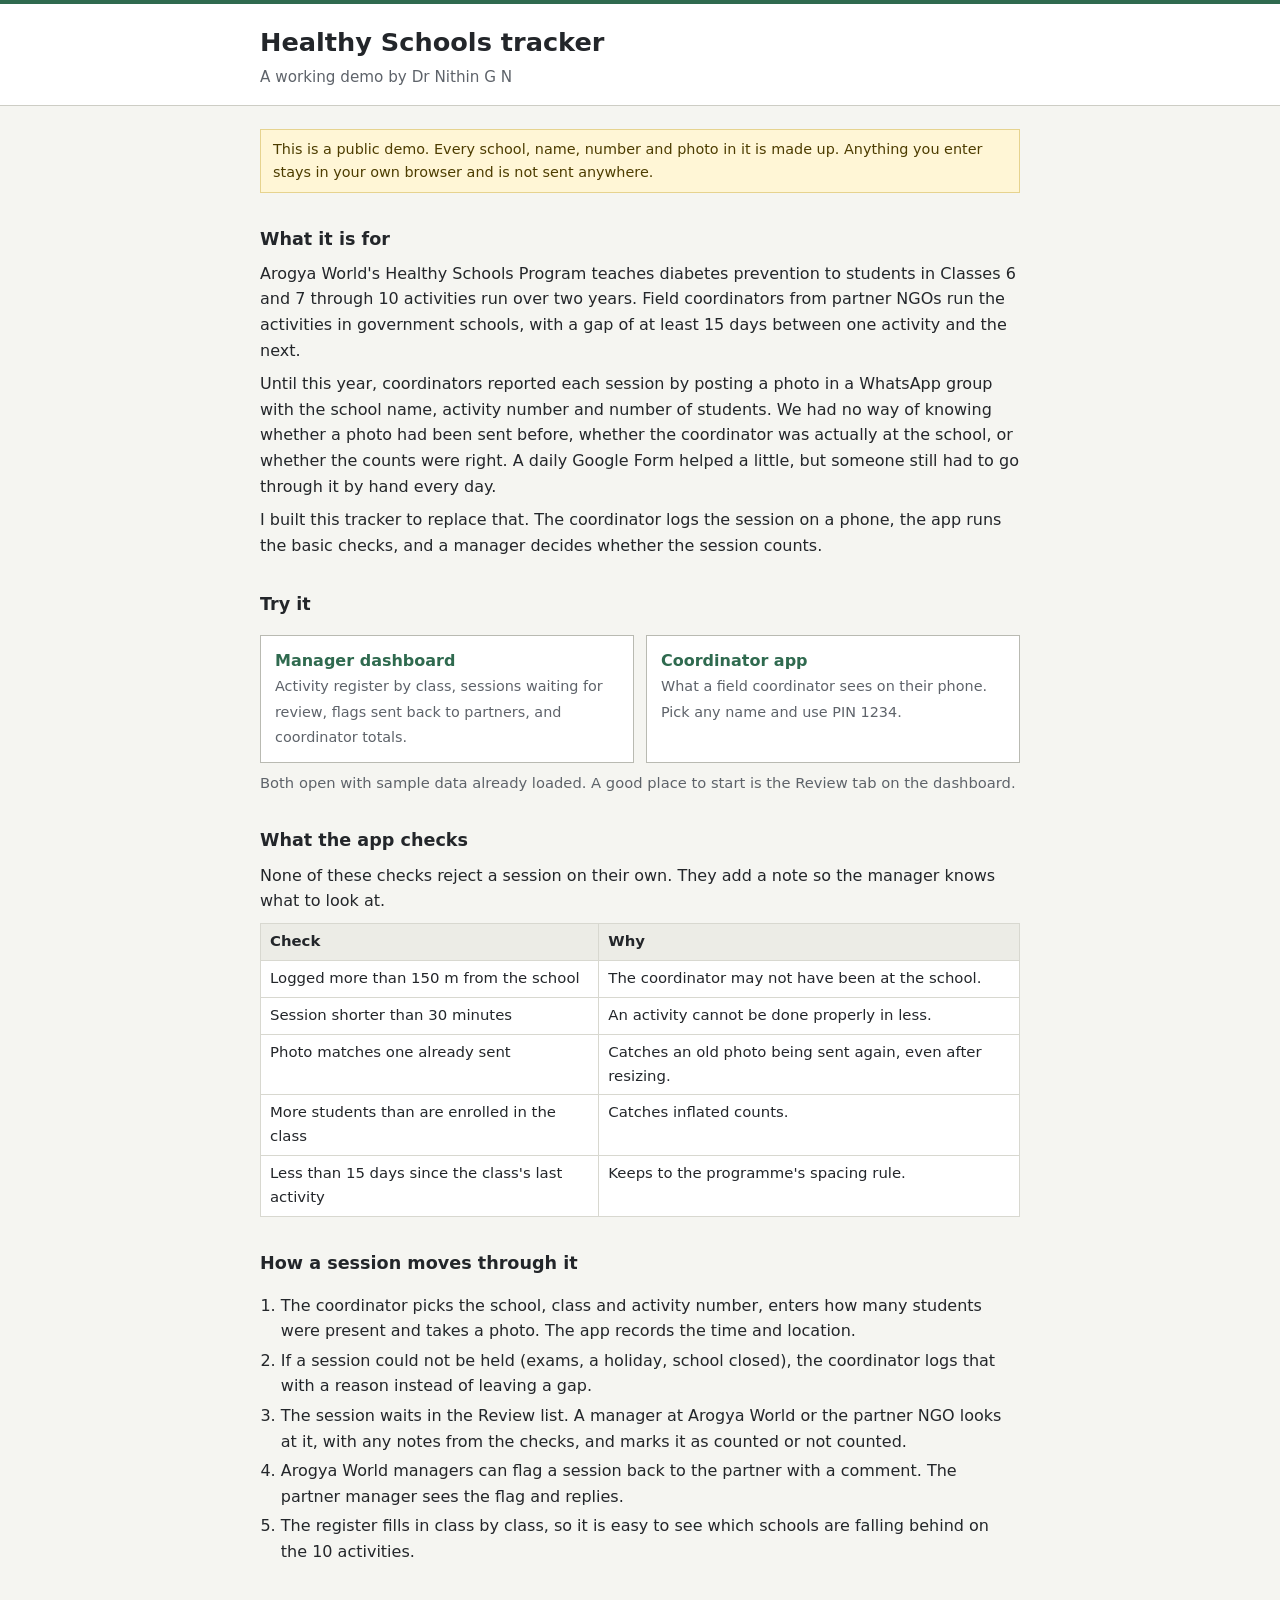
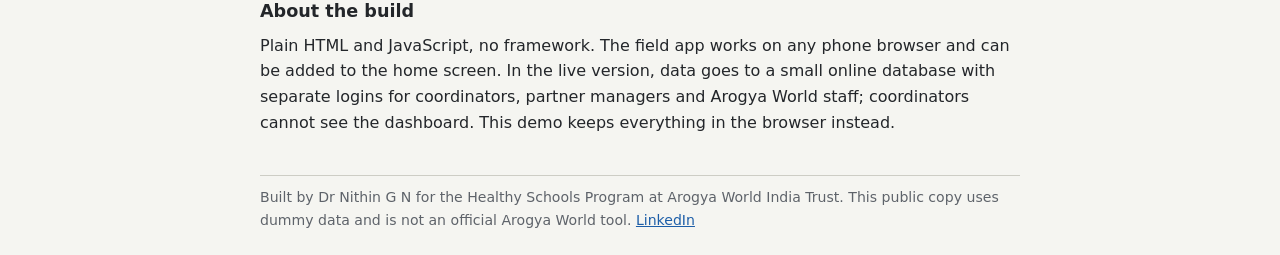
<file: index.html>
<!doctype html>
<html lang="en">
<head>
<meta charset="utf-8">
<meta name="viewport" content="width=device-width, initial-scale=1">
<title>Healthy Schools tracker (demo) | Nithin G N</title>
<meta name="description" content="Demo of a session tracker built for a school-based diabetes prevention programme in India. Dummy data only.">
<style>
  body { margin:0; background:#f5f5f1; color:#23262a; font:16px/1.6 system-ui, -apple-system, "Segoe UI", Roboto, Arial, sans-serif; }
  .top { border-top:4px solid #2f6a4f; background:#fff; border-bottom:1px solid #cdcdc5; }
  .wrap { max-width:760px; margin:0 auto; padding:0 20px; }
  .top .wrap { padding-top:18px; padding-bottom:16px; }
  h1 { font-size:1.6rem; margin:0 0 2px; }
  .by { color:#5e636a; margin:0; font-size:.95rem; }
  h2 { font-size:1.1rem; margin:2rem 0 .4rem; }
  p { margin:.5rem 0; }
  a { color:#1d5ea8; }
  .note { background:#fff6d6; border:1px solid #e6d38f; color:#4d3d00; padding:8px 12px; font-size:.9rem; margin-top:1.4rem; }
  .open { display:flex; flex-wrap:wrap; gap:12px; margin:1rem 0 .4rem; }
  .open a { display:block; flex:1 1 260px; background:#fff; border:1px solid #b9bab2; padding:12px 14px; text-decoration:none; color:#23262a; }
  .open a:hover { border-color:#2f6a4f; background:#fbfdfb; }
  .open b { display:block; color:#2f6a4f; }
  .open span { font-size:.9rem; color:#5e636a; }
  table { border-collapse:collapse; width:100%; background:#fff; font-size:.93rem; margin:.6rem 0; }
  th, td { border:1px solid #d8d8d0; padding:6px 9px; text-align:left; vertical-align:top; }
  th { background:#ecece6; font-weight:600; }
  ol { padding-left:1.3rem; } li { margin:.25rem 0; }
  footer { margin:2.5rem 0 1.5rem; padding-top:10px; border-top:1px solid #cdcdc5; color:#5e636a; font-size:.88rem; }
</style>
</head>
<body>
<div class="top"><div class="wrap">
  <h1>Healthy Schools tracker</h1>
  <p class="by">A working demo by Dr Nithin G N</p>
</div></div>

<div class="wrap">
  <p class="note">This is a public demo. Every school, name, number and photo in it is made up. Anything you enter stays in your own browser and is not sent anywhere.</p>

  <h2>What it is for</h2>
  <p>Arogya World's Healthy Schools Program teaches diabetes prevention to students in Classes 6 and 7 through 10 activities run over two years. Field coordinators from partner NGOs run the activities in government schools, with a gap of at least 15 days between one activity and the next.</p>
  <p>Until this year, coordinators reported each session by posting a photo in a WhatsApp group with the school name, activity number and number of students. We had no way of knowing whether a photo had been sent before, whether the coordinator was actually at the school, or whether the counts were right. A daily Google Form helped a little, but someone still had to go through it by hand every day.</p>
  <p>I built this tracker to replace that. The coordinator logs the session on a phone, the app runs the basic checks, and a manager decides whether the session counts.</p>

  <h2>Try it</h2>
  <div class="open">
    <a href="healthy-schools/dashboard/"><b>Manager dashboard</b><span>Activity register by class, sessions waiting for review, flags sent back to partners, and coordinator totals.</span></a>
    <a href="healthy-schools/field/"><b>Coordinator app</b><span>What a field coordinator sees on their phone. Pick any name and use PIN 1234.</span></a>
  </div>
  <p style="font-size:.92rem;color:#5e636a">Both open with sample data already loaded. A good place to start is the Review tab on the dashboard.</p>

  <h2>What the app checks</h2>
  <p>None of these checks reject a session on their own. They add a note so the manager knows what to look at.</p>
  <table>
    <tr><th>Check</th><th>Why</th></tr>
    <tr><td>Logged more than 150 m from the school</td><td>The coordinator may not have been at the school.</td></tr>
    <tr><td>Session shorter than 30 minutes</td><td>An activity cannot be done properly in less.</td></tr>
    <tr><td>Photo matches one already sent</td><td>Catches an old photo being sent again, even after resizing.</td></tr>
    <tr><td>More students than are enrolled in the class</td><td>Catches inflated counts.</td></tr>
    <tr><td>Less than 15 days since the class's last activity</td><td>Keeps to the programme's spacing rule.</td></tr>
  </table>

  <h2>How a session moves through it</h2>
  <ol>
    <li>The coordinator picks the school, class and activity number, enters how many students were present and takes a photo. The app records the time and location.</li>
    <li>If a session could not be held (exams, a holiday, school closed), the coordinator logs that with a reason instead of leaving a gap.</li>
    <li>The session waits in the Review list. A manager at Arogya World or the partner NGO looks at it, with any notes from the checks, and marks it as counted or not counted.</li>
    <li>Arogya World managers can flag a session back to the partner with a comment. The partner manager sees the flag and replies.</li>
    <li>The register fills in class by class, so it is easy to see which schools are falling behind on the 10 activities.</li>
  </ol>

  <h2>About the build</h2>
  <p>Plain HTML and JavaScript, no framework. The field app works on any phone browser and can be added to the home screen. In the live version, data goes to a small online database with separate logins for coordinators, partner managers and Arogya World staff; coordinators cannot see the dashboard. This demo keeps everything in the browser instead.</p>

  <footer>
    Built by Dr Nithin G N for the Healthy Schools Program at Arogya World India Trust. This public copy uses dummy data and is not an official Arogya World tool.
    <a href="https://www.linkedin.com/in/dr-nithin-g-n-868808218/">LinkedIn</a>
  </footer>
</div>
</body>
</html>
</file>
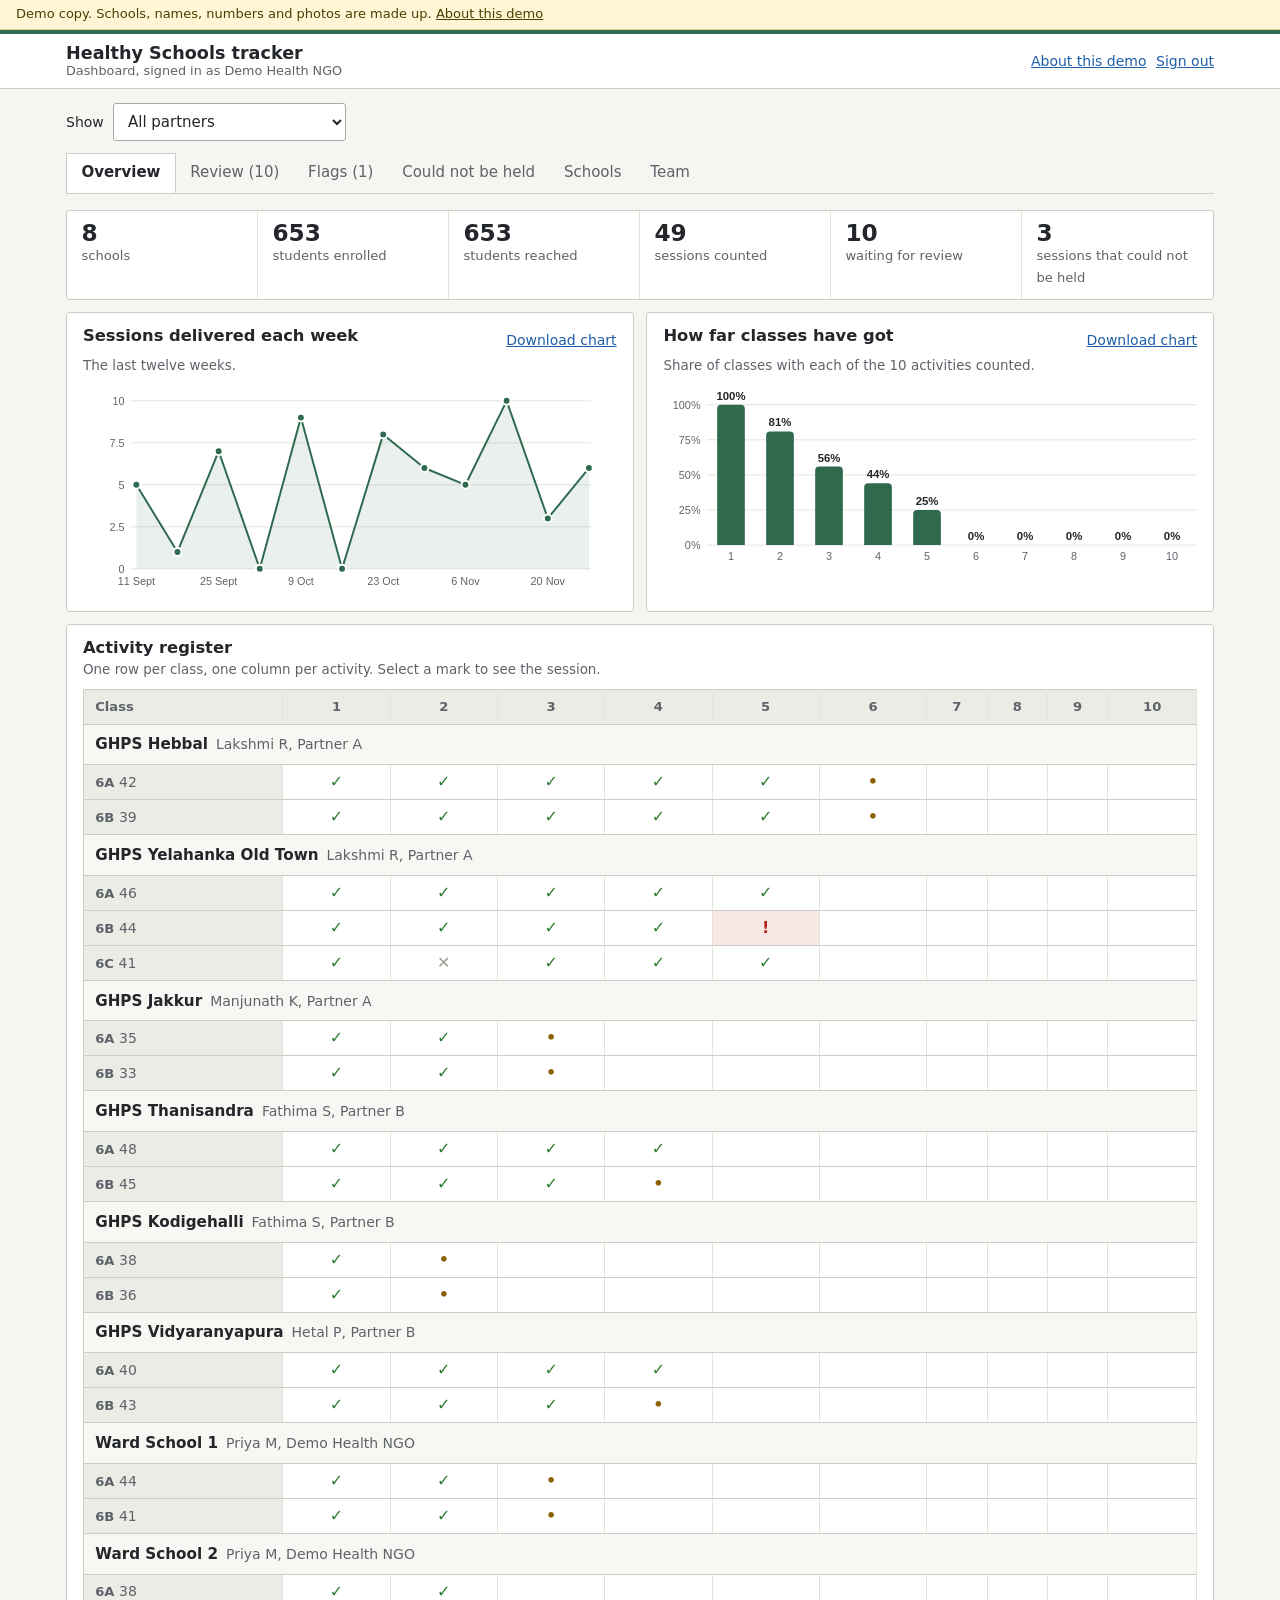
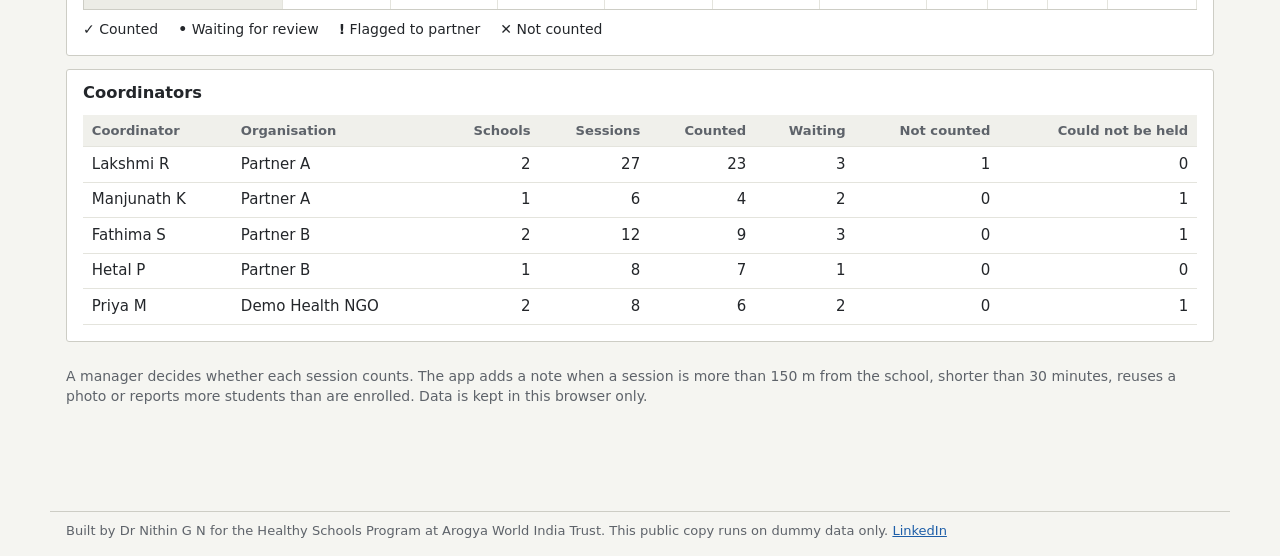
<file: healthy-schools/dashboard/index.html>
<!doctype html>
<html lang="en" data-theme="light">
<head>
<meta charset="utf-8">
<meta name="viewport" content="width=device-width, initial-scale=1, viewport-fit=cover">
<title>Healthy Schools tracker</title>
<style>
:root{
  --paper:#F3F6F4; --sheet:#FFFFFF; --ink:#12302E; --ink2:#55706C; --rule:#C9D8D4; --rule2:#E4EDEA;
  --band:#0D5C56; --band-ink:#FFFFFF; --accent:#0E7C6B; --accent-ink:#FFFFFF; --link:#0B6078; --focus:#E0A100;
  --ok:#1B7A47; --ok-bg:#E1F2E8; --bad:#C4352B; --bad-bg:#FBE9E7; --wait:#8A5A05; --wait-bg:#FBF0D6; --warn:#D99A00; --mute:#A3B5B1;
  --series:#0E9C86; --s1:#2a78d6; --s2:#eb6834; --s3:#1baf7a; --s4:#eda100; --s5:#e87ba4;
  --display:"Bricolage Grotesque","Trebuchet MS",system-ui,sans-serif;
  --body:"Atkinson Hyperlegible",system-ui,-apple-system,"Segoe UI",Roboto,sans-serif;
  box-sizing:border-box; padding-top:env(safe-area-inset-top,0px); padding-bottom:env(safe-area-inset-bottom,0px);
}
@media (prefers-color-scheme: dark){
  :root:not([data-theme="light"]){
    --paper:#0F1B1A; --sheet:#162624; --ink:#E9F3F1; --ink2:#9DB5B0; --rule:#2C4340; --rule2:#20322F;
    --band:#0A3F3B; --band-ink:#FFFFFF; --accent:#4FD1B5; --accent-ink:#06221E; --link:#8FD3E8; --focus:#F1C56C;
    --ok:#86D9A9; --ok-bg:#1C3A2C; --bad:#FF9384; --bad-bg:#40221F; --wait:#F1C56C; --wait-bg:#3A3018; --warn:#F1C56C; --mute:#5F7572;
    --series:#35B8A0; --s1:#3987e5; --s2:#d95926; --s3:#199e70; --s4:#c98500; --s5:#d55181;
  }
}
:root[data-theme="dark"]{
  --paper:#0F1B1A; --sheet:#162624; --ink:#E9F3F1; --ink2:#9DB5B0; --rule:#2C4340; --rule2:#20322F;
  --band:#0A3F3B; --band-ink:#FFFFFF; --accent:#4FD1B5; --accent-ink:#06221E; --link:#8FD3E8; --focus:#F1C56C;
  --ok:#86D9A9; --ok-bg:#1C3A2C; --bad:#FF9384; --bad-bg:#40221F; --wait:#F1C56C; --wait-bg:#3A3018; --warn:#F1C56C; --mute:#5F7572;
  --series:#35B8A0; --s1:#3987e5; --s2:#d95926; --s3:#199e70; --s4:#c98500; --s5:#d55181;
}
*,*::before,*::after{box-sizing:inherit}
[hidden]{display:none!important}
html{scroll-padding-top:env(safe-area-inset-top,0px)}
body{margin:0;background:var(--paper);color:var(--ink);font-family:var(--body);font-size:16px;line-height:1.5}
h1,h2,h3{font-family:var(--display);font-weight:700;line-height:1.15;margin:0}
h1{font-size:1.6rem} h2{font-size:1.15rem} h3{font-size:1.02rem}
p{margin:0} a{color:var(--link)}
button,select,input,textarea{font:inherit;color:inherit}
textarea{resize:vertical}
:focus-visible{outline:3px solid var(--focus,var(--accent));outline-offset:2px}
.muted{color:var(--ink2)} .small{font-size:.875rem} .num{font-variant-numeric:tabular-nums}
.row{display:flex;flex-wrap:wrap;gap:.6rem;align-items:center}
.between{justify-content:space-between}
.stack>*+*{margin-top:1rem}
.tight>*+*{margin-top:.5rem}

.band{background:var(--band);color:var(--band-ink)}
.band .in{max-width:1180px;margin:0 auto;display:flex;flex-wrap:wrap;gap:.5rem 1.25rem;align-items:center;justify-content:space-between;padding:.75rem 1rem}
.brand{font-family:var(--display);font-weight:700;font-size:1.2rem;line-height:1.15}
.brand small{display:block;font-family:var(--body);font-weight:400;font-size:.8125rem;opacity:.85}
.band a,.band .linkbtn{color:var(--band-ink)}
.linkbtn{background:none;border:0;padding:.4rem .2rem;min-height:44px;text-decoration:underline;cursor:pointer;color:var(--link)}

.seg{display:inline-flex;flex-wrap:wrap;border:1.5px solid var(--ink);border-radius:12px;overflow:hidden;background:var(--sheet)}
.seg button{border:0;background:transparent;padding:.45rem .8rem;min-height:44px;cursor:pointer;flex:1 1 auto}
.seg button+button{border-left:1px solid var(--rule)}
.seg button[aria-pressed="true"]{background:var(--ink);color:var(--paper);font-weight:700}
.seg.full{display:flex}

.btn{border:1.5px solid var(--ink);background:var(--sheet);border-radius:12px;padding:.6rem 1rem;min-height:48px;cursor:pointer;font-weight:700;text-decoration:none;color:var(--ink);display:inline-flex;align-items:center;justify-content:center;text-align:center}
.btn.primary{background:var(--accent);border-color:var(--accent);color:var(--accent-ink)}
.btn.wa{background:#128C4B;border-color:#128C4B;color:#fff}
.btn.danger{border-color:var(--bad);color:var(--bad)}
.btn.quiet{border-color:var(--rule);font-weight:400}
.btn.sm{min-height:40px;padding:.35rem .75rem;font-size:.9rem}
.btn.block{display:flex;width:100%}
.btn:disabled{opacity:.45;cursor:not-allowed}

.pill{display:inline-block;border-radius:999px;padding:.1rem .65rem;font-size:.8125rem;font-weight:700;white-space:nowrap}
.pill.ok{background:var(--ok-bg);color:var(--ok)} .pill.wait{background:var(--wait-bg);color:var(--wait)}
.pill.bad{background:var(--bad-bg);color:var(--bad)} .pill.plain{background:var(--rule2);color:var(--ink2)}
.note{border-left:4px solid var(--ink2);padding:.4rem .75rem;border-radius:0}
.note.bad{border-color:var(--bad);color:var(--bad)} .note.ok{border-color:var(--ok);color:var(--ok)}
.alert{border:2px solid var(--bad);background:var(--bad-bg);color:var(--bad);border-radius:12px;padding:.9rem 1rem}
.alert h2,.alert h3{color:var(--bad)}
.alert .field input{border-color:var(--bad)}
.goodbox{border:2px solid var(--ok);background:var(--ok-bg);color:var(--ok);border-radius:12px;padding:.9rem 1rem}

.phone{max-width:520px;margin:0 auto;padding:1rem 1rem 6.5rem}
.sheet{background:var(--sheet);border:1.5px solid var(--rule);border-radius:14px;padding:1rem}
.nav{position:fixed;left:0;right:0;bottom:0;background:var(--sheet);border-top:2px solid var(--ink);padding-bottom:env(safe-area-inset-bottom,0px);z-index:20}
.nav div{max-width:520px;margin:0 auto;display:flex}
.nav button{flex:1;border:0;background:transparent;min-height:58px;padding:.4rem .2rem;cursor:pointer;font-size:.875rem;border-top:4px solid transparent;margin-top:-2px}
.nav button[aria-pressed="true"]{border-color:var(--accent);font-weight:700}
.login{max-width:420px;margin:0 auto;padding:2rem 1rem 3rem}
.field label,.flabel{display:block;font-weight:700;margin-bottom:.25rem}
.field input,.field select,.field textarea{width:100%;min-height:48px;border:1.5px solid var(--ink);border-radius:12px;padding:.5rem .75rem;background:var(--sheet)}
.two{display:grid;grid-template-columns:1fr 1fr;gap:.75rem}
.check{display:flex;gap:.7rem;align-items:flex-start;padding:.3rem 0}
.check input{width:24px;height:24px;flex:none;margin-top:.1rem}
.thumb{width:120px;max-width:100%;border-radius:10px;border:1.5px solid var(--rule);display:block}
.face{width:56px;height:56px;border-radius:10px;object-fit:cover;border:1.5px solid var(--rule);flex:none;background:var(--rule2)}
.filebtn{position:relative;overflow:hidden}
.filebtn input{position:absolute;inset:0;opacity:0;cursor:pointer}
.vrow{display:flex;gap:.75rem;align-items:center;padding:.65rem 0;border-bottom:1px solid var(--rule2)}
.vrow:last-child{border-bottom:0}
.vrow .grow{flex:1;min-width:0}
.beads{display:grid;grid-template-columns:repeat(var(--n,8),minmax(0,1fr));gap:4px}
@media(max-width:620px){.beads{grid-template-columns:repeat(4,minmax(0,1fr));row-gap:.6rem}}
.beads div{text-align:center;font-size:.6875rem;color:var(--ink2);line-height:1.2}
.beads i{display:block;height:10px;border-radius:5px;background:var(--rule);margin-bottom:.25rem}
.beads .on i{background:var(--ok)} .beads .on{color:var(--ink)}
.count4{display:grid;grid-template-columns:repeat(4,1fr);border-top:2px solid var(--ink);border-bottom:1px solid var(--rule)}
.count4 div{padding:.5rem .25rem .6rem 0}
.count4 b{display:block;font-family:var(--display);font-size:1.5rem;line-height:1.1}
.count4 span{font-size:.8125rem;color:var(--ink2)}
.steps{display:flex;gap:6px;margin:.4rem 0 1rem}
.steps i{flex:1;height:6px;border-radius:3px;background:var(--rule)} .steps i.on{background:var(--accent)}
.chips{display:flex;flex-wrap:wrap;gap:.5rem}
.chip{min-width:48px;min-height:48px;border-radius:12px;border:1.5px solid var(--ink);background:var(--sheet);cursor:pointer;font-weight:700;padding:0 .8rem}
.chip[aria-pressed="true"]{background:var(--ink);color:var(--paper)}
.chip:disabled{border-color:var(--rule);color:var(--ink2);cursor:not-allowed;text-decoration:line-through}
.pass{text-align:center}
.pass svg{width:min(260px,70vw);height:auto;background:#fff;border-radius:12px;padding:10px;border:1.5px solid var(--rule)}
.pass .vid{font-family:var(--display);font-size:2rem;font-weight:700;letter-spacing:.04em}
#scan{position:fixed;inset:0;background:#000;z-index:50;display:flex;flex-direction:column}
#scan video{flex:1;min-height:0;width:100%;object-fit:cover}
#scan .sbar{padding:1rem;padding-bottom:calc(1rem + env(safe-area-inset-bottom,0px));background:#000;color:#fff;display:flex;gap:1rem;align-items:center;justify-content:space-between}

.dash{max-width:1180px;margin:0 auto;padding:1rem 1rem 4rem}
.tabs{display:flex;gap:.25rem;overflow-x:auto;border-bottom:1.5px solid var(--rule);margin-bottom:1.25rem}
.tabs button{border:0;background:transparent;padding:.7rem 1rem;min-height:44px;cursor:pointer;white-space:nowrap;border-bottom:4px solid transparent;margin-bottom:-1.5px;color:var(--ink2)}
.tabs button[aria-selected="true"]{border-color:var(--tc,var(--accent));color:var(--ink);font-weight:700}
.grid{display:grid;grid-template-columns:repeat(12,minmax(0,1fr));gap:1rem}
.tile{background:var(--sheet);border:1.5px solid var(--rule);border-radius:14px;padding:1rem 1.1rem 1.1rem;grid-column:span 12;min-width:0}
.tile>.thead{display:flex;gap:.75rem;justify-content:space-between;align-items:flex-start;margin-bottom:.15rem}
.tile .sub{color:var(--ink2);font-size:.875rem;margin-bottom:.8rem}
.tile .tools{display:flex;gap:.35rem;flex:none}
.span12{grid-column:span 12}
@media (min-width:860px){.s3{grid-column:span 3}.s4{grid-column:span 4}.s5{grid-column:span 5}.s6{grid-column:span 6}.s7{grid-column:span 7}.s8{grid-column:span 8}}
@media (min-width:560px) and (max-width:859px){.s3,.s4{grid-column:span 6}}
.kpis{display:grid;grid-template-columns:repeat(auto-fit,minmax(140px,1fr));grid-column:span 12;border-top:2px solid var(--ink);border-bottom:1px solid var(--rule)}
.kpis div{padding:.8rem 1rem .9rem 0}
.kpis b{display:block;font-family:var(--display);font-size:1.9rem;line-height:1.1}
.scroll{overflow-x:auto}
table{border-collapse:collapse;width:100%}
th,td{text-align:left;padding:.5rem .6rem;border-bottom:1px solid var(--rule2);vertical-align:middle}
th{color:var(--ink2);font-size:.875rem} td.n,th.n{text-align:right;font-variant-numeric:tabular-nums}
.qcard{background:var(--sheet);border:1.5px solid var(--rule);border-left:5px solid var(--wait);border-radius:0;padding:1rem}
.qcard.red{border-left-color:var(--bad)}
.flag{color:var(--bad);font-weight:700}
svg.chart{display:block;height:auto;max-width:100%}
#tip{position:fixed;z-index:80;pointer-events:none;background:var(--ink);color:var(--paper);padding:.3rem .55rem;border-radius:6px;font-size:.8125rem;max-width:260px;line-height:1.3}
dialog{border:2px solid var(--ink);border-radius:14px;background:var(--sheet);color:var(--ink);padding:0;width:min(600px,calc(100% - 1.5rem));max-height:calc(100% - 1.5rem)}
dialog::backdrop{background:rgba(15,15,30,.6)}
dl{display:grid;grid-template-columns:auto 1fr;gap:.3rem 1rem;margin:0}
dt{color:var(--ink2)} dd{margin:0}
details summary{cursor:pointer;font-weight:700;min-height:44px;display:flex;align-items:center}
.cellin{min-height:44px;border:1.5px solid var(--ink);border-radius:10px;padding:.4rem .6rem;background:var(--sheet);color:var(--ink);font:inherit;width:100%}

.acts{display:grid;grid-template-columns:repeat(10,1fr);gap:4px;margin-top:.6rem}
.acts span{display:block;text-align:center;border-radius:6px;padding:.25rem 0;font-size:.8125rem;font-weight:700;font-variant-numeric:tabular-nums;border:1.5px solid var(--rule);color:var(--ink2)}
.acts .counted{background:var(--ok);border-color:var(--ok);color:var(--sheet)}
.acts .pending,.acts .flagged{background:var(--wait-bg);border-color:var(--wait);color:var(--wait)}
.reg{background:var(--sheet);border:1.5px solid var(--rule);min-width:720px}
.reg th,.reg td{border-bottom:1px solid var(--rule);border-right:1px solid var(--rule2);text-align:center;padding:0}
.reg th{padding:.45rem .3rem}
.reg .cls{text-align:left;padding:.4rem .7rem;white-space:nowrap}
.reg .sch td{text-align:left;padding:.55rem .7rem;background:var(--paper);font-family:var(--display);font-weight:700}
.reg .sch span{font-family:var(--body);font-weight:400;color:var(--ink2);font-size:.875rem;margin-left:.5rem}
.cell{width:100%;min-width:44px;height:44px;border:0;background:transparent;cursor:pointer;font-size:1.2rem;font-weight:700;line-height:1}
.cell.counted{color:var(--ok)} .cell.pending{color:var(--wait)} .cell.flagged{color:var(--bad);background:var(--bad-bg)} .cell.rejected{color:var(--mute)}
.cell.none{cursor:default}
.crit{display:grid;grid-template-columns:auto 1fr auto;gap:.3rem .75rem;align-items:center;padding:.4rem 0;border-bottom:1px solid var(--rule2)}
.crit input{width:22px;height:22px}
.meter{height:10px;background:var(--rule2);border-radius:5px;overflow:hidden;min-width:120px}
.meter i{display:block;height:100%;background:var(--ok)}
.tally{display:grid;grid-template-columns:repeat(3,1fr);border-top:2px solid var(--ink);border-bottom:1px solid var(--rule)}
.tally div{padding:.5rem .25rem .6rem 0}
.tally b{display:block;font-family:var(--display);font-size:1.5rem;line-height:1.1}
.tally span{font-size:.8125rem;color:var(--ink2)}
</style>
<link rel="stylesheet" href="../../style.css?v=2">

</head>
<body>
<div class="band"><div class="in">
  <div class="brand">Healthy Schools tracker<small id="rolelab">Session register, Healthy Schools Program</small></div>
  <div class="row" id="bandlinks"></div>
</div></div>
<main id="app"></main>
<dialog id="dlg" aria-label="Details"></dialog>
<script src="../../access.js?v=2"></script>
<script src="../../lib/awit.js?v=202611050938"></script>
<script>
"use strict";
const {esc,nf,pct,sum,fmtDay,fmtTime,fmtDist,dayKey,uid,rng,hav,ch,tile,kpis}=AWIT;
const ROLE="dash",KEY="hstracker.v1",MEKEY="hstracker.me",GEOFENCE_M=150,MIN_MIN=30,GAP_DAYS=15,DUP_BITS=4;
const ORGS={aw:"Demo Health NGO",pta:"Partner A",ptb:"Partner B"},ORGSHORT={aw:"Demo Health NGO",pta:"Partner A",ptb:"Partner B"};
const REASONS=["School closed or holiday","Exams or a school event","Teacher or class not available","I could not travel","Other"];
const STATUS={counted:{sym:"✓",label:"Counted",cls:"ok"},pending:{sym:"•",label:"Waiting for review",cls:"wait"},flagged:{sym:"!",label:"Flagged to partner",cls:"bad"},rejected:{sym:"✕",label:"Not counted",cls:"plain"}};
const $=s=>document.querySelector(s);

const blank=()=>({coords:[],schools:{},sessions:{},misses:{},flags:{},as:{}});
let S=blank();
function loadS(){const p=AWIT.get(KEY);if(p&&p.schools&&p.sessions){S=Object.assign(blank(),p);return true}return false}
loadS();
let saveWarn="",unlocked=false;
function save(){saveWarn=AWIT.set(KEY,S)?"":"This device could not save the change. It stays until you close this page."}
const ui={tab:"schools",dtab:"overview",me:null,org:null,pf:"all",loc:"real",screen:"home",schoolId:null,draft:null,miss:null,lastId:null,asOpen:null,who:"",pin:"",msg:"",ok:""};
try{ui.me=localStorage.getItem(MEKEY)}catch(e){}
const me=()=>S.coords.find(c=>c.id===ui.me)||null;
const coordName=id=>(S.coords.find(c=>c.id===id)||{}).name||"Unassigned";
const pill=st=>'<span class="pill '+STATUS[st].cls+'">'+STATUS[st].label+"</span>";

/* ---------- rules ---------- */
function findDup(hash,selfId){if(!hash)return null;let best=null;
  for(const s of Object.values(S.sessions)){if(s.id===selfId)continue;for(const p of s.photos){if(p.kind!=="class"||!p.hash)continue;const d=AWIT.ham(hash,p.hash);if(d<=DUP_BITS&&(!best||d<best.dist))best={sid:s.id,dist:d}}}return best}
function evaluate(s){
  if(s.imported){s.notes=["Imported from earlier records, so there are no photos or location."];s.status=s.decision||"counted";return s}
  const sc=S.schools[s.schoolId],cl=sc&&sc.classes.find(c=>c.id===s.classId),f=[];
  if(s.sim)f.push("Demo mode: the location and the session length were simulated.");
  if(s.newAnchor)f.push("First visit: the school's location was set from this check-in.");
  else if(s.noGps)f.push("The phone did not give a location.");
  else{if(s.distIn>GEOFENCE_M)f.push("Checked in "+fmtDist(s.distIn)+" from the school.");if(s.distOut!=null&&s.distOut>GEOFENCE_M)f.push("Checked out "+fmtDist(s.distOut)+" from the school.")}
  const mins=Math.round((s.endTs-s.startTs)/60000);if(mins<MIN_MIN)f.push("Lasted "+mins+" minutes. Sessions usually take "+MIN_MIN+" or more.");
  const pv=prevInClass(s.schoolId,s.classId,s.startTs,s.id);if(pv){const gap=daysApart(pv.startTs,s.startTs);if(gap<GAP_DAYS)f.push("Held "+(gap===0?"on the same day as":gap+(gap===1?" day after":" days after"))+" activity "+pv.activity+" for this class. The gap between activities should be "+GAP_DAYS+" days or more.")}
  for(const p of s.photos)if(p.kind==="class"&&p.dup){const o=S.sessions[p.dup.sid];f.push(o&&S.schools[o.schoolId]?"Class photo matches one from "+S.schools[o.schoolId].name+", "+fmtDay(o.startTs)+", logged by "+coordName(o.coordId)+".":"Class photo matches an earlier photo.")}
  if(!s.photos.some(p=>p.kind==="class"))f.push("No class photo.");
  if(!s.photos.some(p=>p.kind==="register"))f.push("No attendance register photo.");
  const tot=s.boys+s.girls;if(cl&&tot>cl.enrol)f.push("Reported "+tot+" students. Class "+cl.id+" has "+cl.enrol+" enrolled.");
  s.notes=f;
  const flagged=Object.values(S.flags).some(fl=>fl.about.kind==="session"&&fl.about.id===s.id&&fl.status!=="closed");
  s.status=s.decision||(flagged?"flagged":"pending");return s;
}
const evalAll=()=>Object.values(S.sessions).forEach(evaluate);
const sessions=()=>Object.values(S.sessions).sort((a,b)=>b.startTs-a.startTs);
function cellSession(schoolId,classId,act){let live=null,dead=null;
  for(const s of Object.values(S.sessions)){if(s.schoolId!==schoolId||s.classId!==classId||s.activity!==act)continue;if(s.status==="rejected"){if(!dead||s.startTs>dead.startTs)dead=s}else if(!live||s.startTs>live.startTs)live=s}
  return live||dead}
const activityTaken=(schoolId,classId,act)=>Object.values(S.sessions).some(s=>s.schoolId===schoolId&&s.classId===classId&&s.activity===act&&s.status!=="rejected");
function schoolProgress(sc){let done=0,counted=0;for(const c of sc.classes)for(let a=1;a<=10;a++){const s=cellSession(sc.id,c.id,a);if(s&&s.status!=="rejected")done++;if(s&&s.status==="counted")counted++}return{done,counted,total:sc.classes.length*10}}
/* activities for one class are held at least GAP_DAYS apart */
const mid=ts=>{const d=new Date(ts);d.setHours(0,0,0,0);return d.getTime()},daysApart=(a,b)=>Math.round((mid(b)-mid(a))/864e5);
function prevInClass(schoolId,classId,before,selfId){let p=null;for(const o of Object.values(S.sessions)){if(o.id===selfId||o.schoolId!==schoolId||o.classId!==classId||o.decision==="rejected"||o.startTs>=before)continue;if(!p||o.startTs>p.startTs)p=o}return p}
function classNext(sc,c){let act=0;for(let a=1;a<=10;a++)if(!activityTaken(sc.id,c.id,a)){act=a;break}if(!act)return null;
  const last=prevInClass(sc.id,c.id,Infinity),openTs=last?mid(last.startTs)+GAP_DAYS*864e5:0;return{cls:c.id,act,last,openTs,early:Date.now()<openTs}}
function nextDue(sc){const all=sc.classes.map(c=>classNext(sc,c)).filter(Boolean);if(!all.length)return null;const open=all.filter(n=>!n.early);return open.length?open.sort((a,b)=>a.act-b.act)[0]:all.sort((a,b)=>a.openTs-b.openTs)[0]}
const sessLabel=s=>{const sc=S.schools[s.schoolId];return(sc?sc.name:"School")+", class "+s.classId+", activity "+s.activity+", "+fmtDay(s.startTs)};
/* dashboard scope: a partner sees its own schools; Demo Health NGO sees all, or one partner's */
const inScope=sc=>ui.org==="aw"?(ui.pf==="all"||(sc.partner||"aw")===ui.pf):(sc.partner||"aw")===ui.org;
const scopeSchools=()=>Object.values(S.schools).filter(inScope);
const scopeSessions=()=>sessions().filter(s=>S.schools[s.schoolId]&&inScope(S.schools[s.schoolId]));

/* ---------- Healthy Schools Accreditation scoring ---------- */
const CRIT=[
 ["E","shc",12,"School Health Committee formed with students, teachers and parents"],
 ["E","hsp",15,"HSP activities completed for every section, 1.5 points each","auto"],
 ["E","man1",1.5,"First HSP manual available in the library"],["E","man2",1.5,"Second HSP manual available in the library"],
 ["E","kb1",2.5,"KAP baseline survey, year 1"],["E","ke1",2.5,"KAP endline survey, year 1"],
 ["E","kb2",2.5,"KAP baseline survey, year 2"],["E","ke2",2.5,"KAP endline survey, year 2"],
 ["E","sport",10,"Annual sports event with 80% of grade 6 and 7 students"],
 ["E","sugar",5,"Sugar board displayed"],["E","oil",5,"Oil board displayed"],
 ["E","demo",5,"School demographic survey completed"],
 ["E","omb",5,"Objective measurements at baseline"],["E","ome",5,"Objective measurements at endline"],
 ["P","hp1",2,"Health promotion activity with 80% of students, year 1"],["P","hp2",2,"Health promotion activity with 80% of students, year 2"],
 ["P","fu",5,"Follow-up survey with grade 8"],
 ["P","aw1",2,"Awareness event for staff and community, year 1"],["P","aw2",2,"Awareness event for staff and community, year 2"],
 ["P","water",2,"Potable drinking water available"],["P","wash",2,"Clean washrooms, separate for teachers and students"],
 ["P","tre",1,"25% of staff enrolled in NCD Prevention training"],["P","tra",1,"Enrolled staff attended the training"],
 ["P","gov",1,"A government scheme implemented"],["P","story",5,"Written impact story"]
];
function hspDone(sc){let n=0;for(let a=1;a<=10;a++){if(sc.classes.length&&sc.classes.every(c=>{const s=cellSession(sc.id,c.id,a);return s&&s.status==="counted"}))n++}return n}
function asScore(sc){const t=S.as[sc.id]||{};let e=0,p=0;for(const[g,k,pts,,auto]of CRIT){const got=auto?hspDone(sc)*1.5:(t[k]?pts:0);if(g==="E")e+=got;else p+=got}return{e,p,total:e+p,eligible:e>=75&&p>=5}}

/* ---------- sample data ---------- */
function loadSample(){
  S=blank();const now=Date.now(),day=864e5,r=rng(20261005);
  S.coords=[["c1","Lakshmi R","pta"],["c2","Manjunath K","pta"],["c3","Fathima S","ptb"],["c4","Hetal P","ptb"],["c5","Priya M","aw"]].map(([id,name,org])=>({id,name,org,pin:AWIT.pinHash(id,"1234")}));
  const list=[
   ["29280100101","GHPS Hebbal","Bengaluru North",13.0358,77.5970,"c1","pta",true,[["6A",42],["6B",39]],6],
   ["29280100102","GHPS Yelahanka Old Town","Bengaluru North",13.1005,77.5963,"c1","pta",true,[["6A",46],["6B",44],["6C",41]],5],
   ["29280100103","GHPS Jakkur","Bengaluru North",13.0784,77.6068,"c2","pta",false,[["6A",35],["6B",33]],3],
   ["29280100104","GHPS Thanisandra","Bengaluru East",13.0580,77.6330,"c3","ptb",true,[["6A",48],["6B",45]],4],
   ["29280100105","GHPS Kodigehalli","Bengaluru North",13.0606,77.5788,"c3","ptb",false,[["6A",38],["6B",36]],2],
   ["29280100106","GHPS Vidyaranyapura","Bengaluru North",13.0767,77.5574,"c4","ptb",false,[["6A",40],["6B",43]],4],
   ["27220100201","Ward School 1","Mumbai M East",19.0553,72.9154,"c5","aw",false,[["6A",44],["6B",41]],3,""],
   ["27220100202","Ward School 2","Mumbai M East",19.0601,72.9202,"c5","aw",false,[["6A",38]],2,""]];
  let seed=100;const byKey={},OFF=[0,17,3,18,9,20,1,16];
  for(const[id,name,block,lat,lng,coordId,partner,isAS,classes,k,project]of list){const off=OFF[list.findIndex(l=>l[0]===id)];
    S.schools[id]={id,name,block,project:project||"",partner,lat,lng,coordId,isAS,teacher:"",phone:"",classes:classes.map(([cid,enrol])=>({id:cid,enrol}))};
    for(const[cid,enrol]of classes)for(let a=1;a<=k;a++){
      const ago=off+(k-a)*16+1+Math.floor(r()*2),st=new Date(now-ago*day);st.setHours(10+Math.floor(r()*4),Math.floor(r()*50),0,0);
      const mins=35+Math.floor(r()*16),tot=Math.round(enrol*(.85+r()*.12)),boys=Math.round(tot*(.45+r()*.1));
      const s={id:"seed"+(seed++),schoolId:id,classId:cid,activity:a,coordId,startTs:st.getTime(),endTs:st.getTime()+mins*6e4,distIn:15+r()*80,distOut:15+r()*80,boys,girls:tot-boys,teacherPresent:r()<.85,remarks:"",
        photos:[Object.assign({kind:"class"},AWIT.samplePhoto(seed*7,"class")),{kind:"register",thumb:null,hash:null}]};
      if(!(a===k&&off<10)){s.decision="counted";s.decidedBy=partner;s.decidedTs=s.endTs+day}
      S.sessions[s.id]=s;byKey[id+"|"+cid+"|"+a]=s;
    }
  }
  const g=(i,c,a)=>byKey[list[i][0]+"|"+c+"|"+a],open=s=>{delete s.decision;delete s.decidedBy;delete s.decidedTs;return s};
  const far=open(g(2,"6A",3));far.distIn=2840;far.distOut=2790;
  const dupOf=g(5,"6A",1),dup=open(g(4,"6B",2));dup.photos[0]=Object.assign({},dupOf.photos[0],{dup:{sid:dupOf.id,dist:0}});
  const sh=open(g(3,"6B",4));sh.endTs=sh.startTs+9*6e4;
  const ov=open(g(5,"6B",4));ov.boys=27;ov.girls=24;
  const rej=g(1,"6C",2);rej.decision="rejected";rej.decisionNote="The register photo was from another class.";
  const soon=g(6,"6B",3),before=g(6,"6B",2),shift=soon.startTs-6*day-before.startTs;before.startTs+=shift;before.endTs+=shift;
  const fl=open(g(1,"6B",5));
  S.flags.f1={id:"f1",about:{kind:"session",id:fl.id,label:""},to:"pta",note:"The class photo shows very few students for a count of "+(fl.boys+fl.girls)+". Please confirm with the school.",ts:now-day,status:"open"};
  const ans=g(3,"6A",3);
  S.flags.f2={id:"f2",about:{kind:"school",id:list[3][0],label:"GHPS Thanisandra"},to:"ptb",note:"No session has been logged for class 6B activity 5 though it was planned last week. Is there a problem at the school?",ts:now-5*day,status:"answered",reply:"The school had exams. The coordinator has rescheduled it for this week.",replyTs:now-4*day};
  S.misses={m1:{id:"m1",schoolId:list[3][0],classId:"6B",coordId:"c3",ts:now-6*day,reason:REASONS[1],remarks:"Unit tests all week."},m2:{id:"m2",schoolId:list[2][0],classId:"6B",coordId:"c2",ts:now-3*day,reason:REASONS[0],remarks:""},m3:{id:"m3",schoolId:list[7][0],classId:"6A",coordId:"c5",ts:now-2*day,reason:REASONS[2],remarks:"Class teacher on leave."}};
  evalAll();S.flags.f1.about.label=sessLabel(fl);
  S.as={"29280100101":{shc:1,man1:1,man2:1,kb1:1,ke1:1,sport:1,sugar:1,oil:1,demo:1,omb:1,hp1:1,water:1,wash:1,story:1},"29280100102":{shc:1,man1:1,kb1:1,sugar:1,demo:1,omb:1,water:1},"29280100104":{shc:1,kb1:1,demo:1}};
  ui.screen="home";ui.draft=null;ui.miss=null;ui.msg="";ui.ok="";save();render();
}

/* ---------- field app ---------- */
const errBox=()=>(ui.msg?'<p class="note bad small" role="alert">'+esc(ui.msg)+"</p>":"")+(ui.ok?'<p class="note ok small" role="status">'+esc(ui.ok)+"</p>":"");
const clearMsg=()=>{ui.msg="";ui.ok=""};
const sampleBox=()=>'<details class="sheet"><summary>Demo: pick any name and use PIN 1234</summary><div class="stack tight"><p class="small muted">Load a sample set of coordinators, schools and sessions. Sample coordinators use the PIN 1234. Loading or erasing replaces everything saved on this device.</p><div class="row"><button class="btn quiet" data-a="sample">Load sample data</button>'+(Object.keys(S.schools).length?'<button class="btn quiet danger" data-a="reset">Erase all data</button>':"")+"</div></div></details>";
function loginView(){
  const groups=Object.keys(ORGS).map(o=>({o,list:S.coords.filter(c=>c.org===o)})).filter(g=>g.list.length);
  return'<div class="login stack"><div><h1>Sign in</h1><p class="muted">Field app for Healthy Schools Program coordinators</p></div>'+
   (S.coords.length?'<div class="field"><label for="l-who">Your name</label><select id="l-who" data-c="who"><option value="">Choose your name</option>'+groups.map(g=>'<optgroup label="'+esc(ORGS[g.o])+'">'+g.list.map(c=>'<option value="'+c.id+'"'+(ui.who===c.id?" selected":"")+">"+esc(c.name)+"</option>").join("")+"</optgroup>").join("")+"</select></div>"+
    '<div class="field"><label for="l-pin">PIN</label><input id="l-pin" type="password" inputmode="numeric" maxlength="6" autocomplete="off" data-c="pin" value="'+esc(ui.pin)+'"></div>'+errBox()+'<button class="btn primary block" data-a="login">Sign in</button>'
   :'<p class="note">No coordinators have been added on this device yet. A manager adds them in the dashboard, under Team.</p>')+sampleBox()+"</div>";
}
function homeView(){
  const c=me(),mine=Object.values(S.schools).filter(s=>s.coordId===c.id),ms=new Date();ms.setDate(1);ms.setHours(0,0,0,0);
  const month=sessions().filter(s=>s.coordId===c.id&&s.startTs>=ms.getTime()&&s.status!=="rejected");
  return'<div class="stack"><div><h1>Hello, '+esc(c.name.split(" ")[0])+'</h1><p class="muted">'+new Date().toLocaleDateString("en-IN",{weekday:"long",day:"numeric",month:"long"})+"</p></div>"+
   '<div class="tally"><div><b class="num">'+month.length+'</b><span>sessions this month</span></div><div><b class="num">'+nf(sum(month.map(s=>s.boys+s.girls)))+'</b><span>students attended</span></div><div><b class="num">'+month.filter(s=>s.status!=="counted").length+"</b><span>waiting for review</span></div></div>"+
   "<h2>Your schools</h2>"+(mine.length?mine.map(sc=>{const p=schoolProgress(sc),nx=nextDue(sc);return'<div class="sheet stack tight"><div class="row between"><div><h3>'+esc(sc.name)+'</h3><p class="small muted">'+esc(sc.block)+'</p></div><button class="btn primary" data-a="open" data-id="'+esc(sc.id)+'">Open</button></div>'+
     '<div class="meter" aria-hidden="true"><i style="width:'+p.done/p.total*100+'%"></i></div><p class="small num">'+p.done+" of "+p.total+" activities done"+(nx?'. <strong>Next: class '+esc(nx.cls)+", activity "+nx.act+"</strong>"+(nx.early?", from "+fmtDay(nx.openTs):", due now"):". All activities are complete")+"</p></div>"}).join(""):'<p class="note">No school is assigned to you yet. Your manager assigns schools in the dashboard.</p>')+"</div>";
}
function schoolView(){
  const sc=S.schools[ui.schoolId];
  return'<div class="stack"><button class="btn quiet" data-a="home">All my schools</button><div><h1>'+esc(sc.name)+'</h1><p class="muted small num">UDISE '+esc(sc.id)+", "+esc(sc.block)+"</p></div>"+errBox()+
   '<button class="btn primary block" data-a="start">Start a session here</button><div class="two"><button class="btn" data-a="missstart">Session could not be held</button>'+(sc.lat!=null?'<a class="btn" target="_blank" rel="noopener" href="https://www.google.com/maps/dir/?api=1&destination='+sc.lat+","+sc.lng+'">Directions</a>':'<span class="btn" style="opacity:.5">No location yet</span>')+"</div>"+
   sc.classes.map(c=>{let cells="";for(let a=1;a<=10;a++){const s=cellSession(sc.id,c.id,a);cells+='<span class="'+(s&&s.status!=="rejected"?s.status:"")+'" title="Activity '+a+(s?": "+STATUS[s.status].label:": not done")+'">'+a+"</span>"}
     return'<div class="sheet"><h3>Class '+esc(c.id)+' <span class="muted small num" style="font-family:var(--body);font-weight:400">'+c.enrol+' enrolled</span></h3><div class="acts">'+cells+"</div>"+(nx=>'<p class="small num" style="margin-top:.5rem">'+(!nx?"All 10 activities are done.":nx.early?"Next: activity "+nx.act+", <strong>from "+fmtDay(nx.openTs)+"</strong>. Activity "+nx.last.activity+" was on "+fmtDay(nx.last.startTs)+".":"Next: activity "+nx.act+", <strong>due now</strong>.")+"</p>")(classNext(sc,c))+"</div>"}).join("")+
   '<p class="small muted">Green is counted. Amber is waiting for your manager. Activities for a class are held at least '+GAP_DAYS+" days apart.</p></div>";
}
function photoBlock(kind,label){
  const d=ui.draft,p=d.photos.find(x=>x.kind===kind);
  let h='<div class="stack tight"><div class="row"><span class="btn filebtn">Take photo<input type="file" accept="image/*" capture="environment" data-c="photo" data-kind="'+kind+'" aria-label="Take the '+label+'"></span>'+
    (ui.loc!=="real"?'<button class="btn quiet" data-a="samplephoto" data-kind="'+kind+'">Use a sample photo</button>':"")+"</div>";
  if(p)h+=(p.thumb?'<img class="thumb" src="'+p.thumb+'" alt="'+label+' preview">':'<p class="small muted">Photo attached.</p>');
  return h+"</div>";
}
function wizard(){
  const d=ui.draft,sc=S.schools[d.schoolId],cl=sc.classes.find(c=>c.id===d.classId);
  let steps="";for(let i=1;i<=5;i++)steps+='<i class="'+(i<=d.step?"on":"")+'"></i>';
  let body="";
  if(d.step===1)body="<h1>Check in</h1><p>"+esc(sc.name)+"</p>"+(sc.lat==null?'<p class="note small">This school has no recorded location yet. Checking in records it.</p>':"")+'<p class="muted small">The app records where you are and the time.</p><button class="btn primary block" data-a="checkin">Check in at this school</button>';
  if(d.step===2){
    body="<h1>Class and activity</h1>"+(d.newAnchor?'<p class="note ok small">The school\'s location is now recorded.</p>':d.noGps?'<p class="note bad small">The phone did not give its location. You can continue; your manager will see that the location is missing.</p>':'<p class="note '+(d.distIn>GEOFENCE_M?"bad":"ok")+' small">You are '+fmtDist(d.distIn)+" from the school"+(d.distIn>GEOFENCE_M?". Your manager will see this.":".")+"</p>")+
     '<div><p class="flabel">Class</p><div class="chips">'+sc.classes.map(c=>'<button class="chip" data-a="pickclass" data-v="'+esc(c.id)+'" aria-pressed="'+(c.id===d.classId)+'">'+esc(c.id)+"</button>").join("")+"</div></div>";
    if(d.classId){const nx=classNext(sc,cl);if(nx&&nx.early)body+='<p class="note bad small">Class '+esc(cl.id)+" had activity "+nx.last.activity+" on "+fmtDay(nx.last.startTs)+". The next activity is due from "+fmtDay(nx.openTs)+", "+GAP_DAYS+" days later. You can continue, and your manager will decide whether this session counts.</p>";
      body+='<div><p class="flabel">Activity</p><div class="chips">';
      for(let a=1;a<=10;a++){const taken=activityTaken(sc.id,d.classId,a);body+='<button class="chip" data-a="pickact" data-v="'+a+'" aria-pressed="'+(a===d.activity)+'"'+(taken?' disabled aria-label="Activity '+a+', already done"':"")+">"+a+"</button>"}
      body+='</div><p class="small muted" style="margin-top:.4rem">Activities already done for this class cannot be logged again.</p></div>'}
    body+='<button class="btn primary block" data-a="next"'+(d.classId&&d.activity?"":" disabled")+">Continue</button>";
  }
  if(d.step===3)body="<h1>Class photo</h1><p>Take one wide photo of the whole class.</p>"+photoBlock("class","class photo")+'<button class="btn primary block" data-a="next">Continue</button>';
  if(d.step===4)body="<h1>Register and count</h1><p>Photograph today's page of the attendance register, then enter who is present.</p>"+photoBlock("register","register photo")+
    '<div class="two"><div class="field"><label for="boys">Boys present</label><input id="boys" inputmode="numeric" data-c="count" data-k="boys" value="'+esc(d.boys)+'"></div><div class="field"><label for="girls">Girls present</label><input id="girls" inputmode="numeric" data-c="count" data-k="girls" value="'+esc(d.girls)+'"></div></div>'+
    '<p class="small muted">Class '+esc(cl.id)+" has "+cl.enrol+' students enrolled.</p><button class="btn primary block" data-a="next">Continue</button>';
  if(d.step===5)body="<h1>Finish the session</h1>"+'<div><p class="flabel">Was the class teacher present?</p><div class="seg"><button data-a="setd" data-k="teacher" data-v="yes" aria-pressed="'+(d.teacher==="yes")+'">Yes</button><button data-a="setd" data-k="teacher" data-v="no" aria-pressed="'+(d.teacher==="no")+'">No</button></div></div>'+
    '<div class="field"><label for="rem">Remarks, if any</label><textarea id="rem" rows="3" data-c="rem">'+esc(d.remarks)+'</textarea><p class="small muted">Anything your manager should know: what went well, what the school asked for.</p></div><button class="btn primary block" data-a="checkout">Check out and save</button>';
  return'<div class="stack"><div><p class="small muted">Step '+d.step+' of 5</p><div class="steps">'+steps+"</div></div>"+errBox()+body+(d.step<5?'<button class="btn quiet block" data-a="cancel">Cancel this session</button>':"")+"</div>";
}
function missView(){const d=ui.miss,sc=S.schools[d.schoolId];
  return'<div class="stack"><div><h1>Session could not be held</h1><p class="muted">'+esc(sc.name)+'</p></div><div><p class="flabel">Which class?</p><div class="chips">'+sc.classes.map(c=>'<button class="chip" data-a="missset" data-k="classId" data-v="'+esc(c.id)+'" aria-pressed="'+(d.classId===c.id)+'">'+esc(c.id)+"</button>").join("")+"</div></div>"+
   '<div class="field"><label for="m-reason">Why?</label><select id="m-reason" data-c="missreason"><option value="">Choose a reason</option>'+REASONS.map(r=>"<option"+(d.reason===r?" selected":"")+">"+r+"</option>").join("")+'</select></div><div class="field"><label for="m-rem">Remarks, if any</label><textarea id="m-rem" rows="2" data-c="missrem">'+esc(d.remarks)+"</textarea></div>"+errBox()+
   '<button class="btn primary block" data-a="misssave">Tell my manager</button><button class="btn quiet block" data-a="misscancel">Cancel</button></div>'}
function resultView(){const s=S.sessions[ui.lastId];
  return'<div class="stack"><div class="goodbox stack tight"><h1 style="color:inherit">Session saved</h1><p>Class '+esc(s.classId)+", activity "+s.activity+", "+(s.boys+s.girls)+" students.</p></div><p>Your manager will review it and decide whether it counts.</p>"+
   (s.notes.length?'<div class="sheet stack tight"><h3>Your manager will also see</h3><ul style="margin:0;padding-left:1.1rem">'+s.notes.map(f=>"<li>"+esc(f)+"</li>").join("")+"</ul></div>":"")+'<button class="btn primary block" data-a="home">Back to my schools</button></div>'}
function mySessions(){
  const c=me(),mine=sessions().filter(s=>s.coordId===c.id),miss=Object.values(S.misses).filter(m=>m.coordId===c.id).sort((a,b)=>b.ts-a.ts);
  return'<div class="stack"><div><h1>My sessions</h1><p class="muted num">'+mine.length+" logged</p></div>"+(mine.length?'<div class="sheet">'+mine.slice(0,60).map(s=>'<div class="vrow"><div class="grow"><strong>Activity '+s.activity+", class "+esc(s.classId)+'</strong><br><span class="small muted">'+esc((S.schools[s.schoolId]||{}).name||"")+", "+fmtDay(s.startTs)+", "+(s.boys+s.girls)+" students</span>"+(s.decisionNote?'<br><span class="small">Manager: '+esc(s.decisionNote)+"</span>":"")+"</div>"+pill(s.status==="flagged"?"pending":s.status)+"</div>").join("")+"</div>":'<p class="muted">Sessions you log appear here with what your manager decided.</p>')+
   (miss.length?'<h2>Sessions that could not be held</h2><div class="sheet">'+miss.map(m=>'<div class="vrow"><div class="grow"><strong>'+esc((S.schools[m.schoolId]||{}).name||"")+(m.classId?", class "+esc(m.classId):"")+'</strong><br><span class="small muted">'+fmtDay(m.ts)+", "+esc(m.reason)+"</span></div></div>").join("")+"</div>":"")+"</div>";
}
function meView(){const c=me(),b=(v,l)=>'<button data-a="loc" data-v="'+v+'" aria-pressed="'+(ui.loc===v)+'">'+l+"</button>";
  return'<div class="stack"><div><h1>'+esc(c.name)+'</h1><p class="muted">'+esc(ORGS[c.org])+'</p></div><div class="sheet stack tight"><h3>Location and time</h3><div class="seg">'+b("real","Use this phone's GPS and clock")+b("demo","Pretend I am at the school")+b("far","Pretend I am 2 km away")+'</div><p class="small muted">The two pretend settings are for training and demos. Sessions logged with them are marked for the manager.</p></div><button class="btn block" data-a="logout">Sign out</button>'+sampleBox()+"</div>"}
function fieldView(){
  const c=me();if(!c)return loginView();
  let body;
  if(ui.draft)body=wizard();else if(ui.miss)body=missView();
  else if(ui.tab==="sessions")body=mySessions();else if(ui.tab==="me")body=meView();
  else body=ui.screen==="school"&&S.schools[ui.schoolId]?schoolView():ui.screen==="result"&&S.sessions[ui.lastId]?resultView():homeView();
  return'<div class="phone stack">'+(saveWarn?'<p class="note bad small">'+esc(saveWarn)+"</p>":"")+body+'</div><nav class="nav" aria-label="Field app sections"><div>'+[["schools","My schools"],["sessions","My sessions"],["me","Me"]].map(([k,l])=>'<button data-a="ftab" data-v="'+k+'" aria-pressed="'+(ui.tab===k)+'">'+l+"</button>").join("")+"</div></nav>";
}

/* ---------- dashboard ---------- */
function evidence(s){let h='<div class="row" style="align-items:flex-start">';
  for(const p of s.photos){if(!p.thumb)continue;h+='<figure style="margin:0"><img class="thumb" src="'+p.thumb+'" alt="'+(p.kind==="class"?"Class":"Register")+' photo"><figcaption class="small muted">'+(p.kind==="class"?"Class photo":"Register photo")+"</figcaption></figure>";
    if(p.dup&&S.sessions[p.dup.sid]){const o=S.sessions[p.dup.sid],op=o.photos.find(x=>x.kind==="class");if(op&&op.thumb)h+='<figure style="margin:0"><img class="thumb" src="'+op.thumb+'" alt="Earlier matching photo"><figcaption class="small muted" style="max-width:120px">Earlier: '+esc(S.schools[o.schoolId].name)+", "+fmtDay(o.startTs)+"</figcaption></figure>"}}
  return h+"</div>"}
const facts=s=>{const sc=S.schools[s.schoolId],cl=sc.classes.find(c=>c.id===s.classId),mins=Math.round((s.endTs-s.startTs)/60000);
  return'<p class="small muted">'+esc(coordName(s.coordId))+", "+fmtDay(s.startTs)+", "+fmtTime(s.startTs)+" to "+fmtTime(s.endTs)+" ("+mins+" minutes). "+(s.boys+s.girls)+" students present ("+s.boys+" boys, "+s.girls+" girls) of "+(cl?cl.enrol:"?")+" enrolled. Class teacher "+(s.teacherPresent===false?"not present":"present")+".</p>"+(s.remarks?'<p class="small"><strong>Coordinator\'s remarks:</strong> '+esc(s.remarks)+"</p>":"")};
function decideButtons(s){const sc=S.schools[s.schoolId],partner=sc.partner||"aw";
  return'<div class="row"><button class="btn primary" data-a="decide" data-v="counted" data-id="'+s.id+'">Count this session</button><button class="btn danger" data-a="rejectask" data-id="'+s.id+'">Do not count</button>'+(ui.org==="aw"&&partner!=="aw"?'<button class="btn" data-a="flag" data-kind="session" data-id="'+s.id+'">Flag to '+esc(ORGSHORT[partner])+"</button>":"")+"</div>"}
function dOverview(){
  const schools=scopeSchools();if(!schools.length)return'<div class="tile stack"><h2>No schools yet</h2><p class="muted">Add schools under Schools, or load the sample to see the dashboard working.</p><div><button class="btn primary" data-a="sample">Load sample data</button></div></div>';
  const all=scopeSessions(),cnt=all.filter(s=>s.status==="counted"),pend=all.filter(s=>s.status==="pending"),ids=new Set(schools.map(s=>s.id)),misses=Object.values(S.misses).filter(m=>ids.has(m.schoolId));
  let reach=0,enrol=0;for(const sc of schools)for(const c of sc.classes){enrol+=c.enrol;if(cnt.some(s=>s.schoolId===sc.id&&s.classId===c.id))reach+=c.enrol}
  let h=kpis([[schools.length,"schools"],[nf(enrol),"students enrolled"],[nf(reach),"students reached"],[cnt.length,"sessions counted"],[pend.length,"waiting for review"],[misses.length,misses.length===1?"session that could not be held":"sessions that could not be held"]]);
  const weeks=[];for(let w=11;w>=0;w--){const end=Date.now()-w*7*864e5,st=end-7*864e5;weeks.push({l:fmtDay(st),v:all.filter(s=>s.status!=="rejected"&&s.startTs>st&&s.startTs<=end).length})}
  h+=tile("s6","Sessions delivered each week","The last twelve weeks.",ch.line(weeks.map(w=>w.l),[{name:"Sessions",color:"var(--series)",values:weeks.map(w=>w.v)}],{w:540,h:170,area:true,fmt:nf}));
  const classes=schools.flatMap(sc=>sc.classes.map(c=>({sc,c}))),comp=[];for(let a=1;a<=10;a++)comp.push(classes.length?Math.round(classes.filter(x=>{const s=cellSession(x.sc.id,x.c.id,a);return s&&s.status==="counted"}).length/classes.length*100):0);
  h+=tile("s6","How far classes have got","Share of classes with each of the 10 activities counted.",ch.vbar(["1","2","3","4","5","6","7","8","9","10"],comp,{w:540,h:170,max:100,fmt:v=>Math.round(v)+"%"}));
  let t='<div class="scroll"><table class="reg"><thead><tr><th class="cls">Class</th>';for(let a=1;a<=10;a++)t+='<th scope="col">'+a+"</th>";t+="</tr></thead><tbody>";
  for(const sc of schools){t+='<tr class="sch"><td colspan="11">'+esc(sc.name)+"<span>"+esc(coordName(sc.coordId))+", "+esc(ORGSHORT[sc.partner||"aw"])+"</span></td></tr>";
    for(const c of sc.classes){t+='<tr><th scope="row" class="cls">'+esc(c.id)+' <span class="muted small num" style="font-weight:400">'+c.enrol+"</span></th>";
      for(let a=1;a<=10;a++){const s=cellSession(sc.id,c.id,a);t+="<td>"+(s?'<button class="cell '+s.status+'" data-a="detail" data-id="'+esc(s.id)+'" aria-label="'+esc(sc.name)+", class "+esc(c.id)+", activity "+a+": "+STATUS[s.status].label+'">'+STATUS[s.status].sym+"</button>":'<span class="cell none"></span>')+"</td>"}
      t+="</tr>"}}
  t+='</tbody></table></div><div class="row small" style="margin-top:.6rem;gap:.4rem 1.25rem">'+Object.values(STATUS).map(m=>"<span><strong>"+m.sym+"</strong> "+m.label+"</span>").join("")+"</div>";
  h+=tile("","Activity register","One row per class, one column per activity. Select a mark to see the session.",t);
  const coords=S.coords.filter(c=>schools.some(s=>s.coordId===c.id));
  h+=tile("","Coordinators","",'<div class="scroll"><table><thead><tr><th>Coordinator</th><th>Organisation</th><th class="n">Schools</th><th class="n">Sessions</th><th class="n">Counted</th><th class="n">Waiting</th><th class="n">Not counted</th><th class="n">Could not be held</th></tr></thead><tbody>'+
   coords.map(c=>{const m=all.filter(s=>s.coordId===c.id);return"<tr><td>"+esc(c.name)+"</td><td>"+esc(ORGSHORT[c.org])+'</td><td class="n">'+schools.filter(s=>s.coordId===c.id).length+'</td><td class="n">'+m.length+'</td><td class="n">'+m.filter(s=>s.status==="counted").length+'</td><td class="n">'+m.filter(s=>s.status==="pending"||s.status==="flagged").length+'</td><td class="n">'+m.filter(s=>s.status==="rejected").length+'</td><td class="n">'+misses.filter(x=>x.coordId===c.id).length+"</td></tr>"}).join("")+"</tbody></table></div>");
  return h;
}
function dReview(){
  const q=scopeSessions().filter(s=>s.status==="pending"),clean=q.filter(s=>!s.notes.length);
  if(!q.length)return'<div class="tile"><h2>Review</h2><p class="muted">No session is waiting for a decision.</p></div>';
  return'<div class="span12 stack"><div class="sheet row between"><p><strong>'+q.length+"</strong> sessions are waiting for a decision. <strong>"+clean.length+"</strong> of them have nothing to look at.</p>"+(clean.length?'<button class="btn primary" data-a="countclean">Count those '+clean.length+" sessions</button>":"")+"</div>"+
   q.sort((a,b)=>b.notes.length-a.notes.length||b.startTs-a.startTs).map(s=>{const sc=S.schools[s.schoolId];
    return'<div class="qcard'+(s.notes.length?" red":"")+' stack tight"><div class="row between"><h3>'+esc(sc.name)+", class "+esc(s.classId)+", activity "+s.activity+'</h3><span class="small muted">'+esc(ORGSHORT[sc.partner||"aw"])+"</span></div>"+facts(s)+
     (s.notes.length?'<div><p class="flabel">To look at</p><ul style="margin:0;padding-left:1.2rem">'+s.notes.map(f=>'<li class="flag">'+esc(f)+"</li>").join("")+"</ul></div>":'<p class="small note ok">Nothing to look at.</p>')+evidence(s)+decideButtons(s)+"</div>"}).join("")+"</div>";
}
function dMissed(){
  const ids=new Set(scopeSchools().map(s=>s.id)),list=Object.values(S.misses).filter(m=>ids.has(m.schoolId)).sort((a,b)=>b.ts-a.ts);
  if(!list.length)return'<div class="tile"><h2>Sessions that could not be held</h2><p class="muted">Coordinators report here when they reach a school and cannot hold the session.</p></div>';
  const by={};for(const m of list)by[m.reason]=(by[m.reason]||0)+1;
  return tile("s5","Why sessions could not be held","",ch.hbar(Object.entries(by).sort((a,b)=>b[1]-a[1]).map(([l,v])=>({label:l,value:v})),{w:440}))+
   tile("s7","Reports","",'<div class="scroll"><table><thead><tr><th>Date</th><th>School</th><th>Class</th><th>Coordinator</th><th>Reason</th><th>Remarks</th></tr></thead><tbody>'+list.map(m=>"<tr><td>"+fmtDay(m.ts)+"</td><td>"+esc((S.schools[m.schoolId]||{}).name||"")+"</td><td>"+esc(m.classId||"")+"</td><td>"+esc(coordName(m.coordId))+"</td><td>"+esc(m.reason)+"</td><td>"+esc(m.remarks||"")+"</td></tr>").join("")+"</tbody></table></div>");
}
function dAS(){
  const list=scopeSchools().filter(s=>s.isAS);
  if(!list.length)return'<div class="tile"><h2>Healthy Schools Accreditation</h2><p class="muted">No school is nominated yet. Demo Health NGO nominates schools under Schools.</p></div>';
  let h='<div class="span12 stack"><p class="muted">The Seal needs 80 points: all 75 essential points and at least 5 preferred points.</p>';
  for(const sc of list){const r=asScore(sc),open=ui.asOpen===sc.id,t=S.as[sc.id]||{};
    h+='<div class="sheet stack"><div class="row between"><div><h3>'+esc(sc.name)+'</h3><p class="small muted num">Essential '+r.e+" of 75, preferred "+r.p+" of 25</p></div>"+
     '<div class="row"><b class="num" style="font-family:var(--display);font-size:1.5rem">'+r.total+'</b><div class="meter" aria-hidden="true"><i style="width:'+r.total+'%"></i></div><span class="pill '+(r.eligible?"ok":"wait")+'">'+(r.eligible?"Eligible for the Seal":r.e<75?(75-r.e)+" essential points open":"Needs "+(5-r.p)+" preferred points")+"</span>"+
     '<button class="btn quiet sm" data-a="asopen" data-id="'+esc(sc.id)+'" aria-expanded="'+open+'">'+(open?"Hide criteria":"Show criteria")+"</button></div></div>";
    if(open){for(const g of["E","P"]){h+="<div><h3>"+(g==="E"?"Essential criteria":"Preferred criteria")+"</h3>";
      for(const[gg,k,pts,label,auto]of CRIT){if(gg!==g)continue;const got=auto?hspDone(sc)*1.5:(t[k]?pts:0);
        h+='<label class="crit">'+(auto?'<span class="pill ok">auto</span>':'<input type="checkbox" data-c="crit" data-id="'+esc(sc.id)+'" data-k="'+k+'"'+(t[k]?" checked":"")+">")+"<span>"+label+(auto?' <span class="muted small">('+hspDone(sc)+" of 10 activities counted for every section)</span>":"")+'</span><span class="num muted">'+got+" / "+pts+"</span></label>"}
      h+="</div>"}}
    h+="</div>"}
  return h+"</div>";
}
const parseClasses=t=>String(t||"").split(",").map(x=>x.split(":")).filter(x=>x.length===2).map(([c,n])=>({id:c.trim().slice(0,6),enrol:parseInt(n,10)})).filter(c=>c.id&&c.enrol>0);
const projList=()=>'<datalist id="projlist">'+[...new Set(["Healthy Neighbourhoods (sample project)"].concat(Object.values(S.schools).map(s=>s.project).filter(Boolean)))].map(p=>'<option value="'+esc(p)+'">').join("")+"</datalist>";
const orgSelect=(id,val)=>'<select id="'+id+'">'+Object.keys(ORGS).map(o=>'<option value="'+o+'"'+(o===val?" selected":"")+">"+(o==="aw"?"Demo Health NGO, direct":esc(ORGS[o]))+"</option>").join("")+"</select>";
const coordSelect=(id,val)=>'<select id="'+id+'">'+S.coords.map(c=>'<option value="'+esc(c.id)+'"'+(c.id===val?" selected":"")+">"+esc(c.name)+", "+esc(ORGSHORT[c.org])+"</option>").join("")+"</select>";
function editHtml(sc){const used=Object.values(S.sessions).some(s=>s.schoolId===sc.id);
  return'<div class="stack" style="padding:1.25rem"><h2>Edit school</h2><p class="muted small num">UDISE '+esc(sc.id)+'</p><div class="field"><label for="e-name">School name</label><input id="e-name" value="'+esc(sc.name)+'"></div>'+
   '<div class="two"><div class="field"><label for="e-block">Block</label><input id="e-block" value="'+esc(sc.block)+'"></div><div class="field"><label for="e-partner">Partner</label>'+orgSelect("e-partner",sc.partner||"aw")+"</div></div>"+
   '<div class="two"><div class="field"><label for="e-coord">Coordinator</label>'+coordSelect("e-coord",sc.coordId)+'</div><div class="field"><label for="e-project">Project or funder, if any</label><input id="e-project" list="projlist" value="'+esc(sc.project||"")+'"></div></div>'+
   '<div class="field"><label for="e-classes">Classes and enrolment</label><input id="e-classes" value="'+esc(sc.classes.map(c=>c.id+": "+c.enrol).join(", "))+'"></div>'+
   '<div class="two"><div class="field"><label for="e-teacher">Head teacher</label><input id="e-teacher" value="'+esc(sc.teacher||"")+'"></div><div class="field"><label for="e-phone">Head teacher\'s phone</label><input id="e-phone" inputmode="numeric" value="'+esc(sc.phone||"")+'"></div></div>'+
   (ui.msg?'<p class="note bad small" role="alert">'+esc(ui.msg)+"</p>":"")+'<div class="row"><button class="btn primary" data-a="saveschool" data-id="'+esc(sc.id)+'">Save changes</button><button class="btn quiet" data-a="close">Cancel</button></div>'+
   '<div class="row">'+(sc.lat!=null?'<button class="btn quiet" data-a="clearloc" data-id="'+esc(sc.id)+'">Clear the recorded location</button>':"")+'<button class="btn danger" data-a="delschool" data-id="'+esc(sc.id)+'"'+(used?" disabled":"")+">Delete this school</button></div>"+(used?'<p class="small muted">A school with recorded sessions cannot be deleted.</p>':"")+projList()+"</div>"}
function dSchools(){
  const aw=ui.org==="aw",list=scopeSchools();
  let h=tile("","School master","Coordinators see and log sessions only for the schools assigned to them here.",'<div class="scroll"><table><thead><tr><th>School</th><th>UDISE</th><th>Partner</th><th>Project</th><th>Coordinator</th><th>Classes and enrolment</th><th>Location</th>'+(aw?"<th>Healthy School nominee</th><th></th>":"")+"</tr></thead><tbody>"+
   list.map(sc=>"<tr><td>"+esc(sc.name)+'<br><span class="small muted">'+esc(sc.block)+'</span></td><td class="num">'+esc(sc.id)+"</td><td>"+esc(ORGSHORT[sc.partner||"aw"])+"</td><td>"+(sc.project?esc(sc.project):'<span class="muted">None</span>')+"</td><td>"+esc(coordName(sc.coordId))+'</td><td class="num">'+sc.classes.map(c=>esc(c.id)+": "+c.enrol).join(", ")+"</td><td>"+(sc.lat==null?'<span class="pill wait">Set on first visit</span>':'<span class="pill ok">Recorded</span>')+"</td>"+
    (aw?'<td><input type="checkbox" style="width:22px;height:22px" data-c="isas" data-id="'+esc(sc.id)+'"'+(sc.isAS?" checked":"")+' aria-label="Nominate '+esc(sc.name)+'"></td><td><button class="btn quiet sm" data-a="editschool" data-id="'+esc(sc.id)+'">Edit</button> '+((sc.partner||"aw")!=="aw"?'<button class="btn quiet sm" data-a="flag" data-kind="school" data-id="'+esc(sc.id)+'">Flag</button>':"")+"</td>":"")+"</tr>").join("")+"</tbody></table></div>");
  if(!aw)return h+'<p class="small muted span12">Demo Health NGO keeps the school master. Ask them to add or change a school.</p>';
  h+=tile("","Add a school","Add one school at a time here. In the live version, schools can also be bulk uploaded from Excel.",S.coords.length?'<div class="stack"><div class="two"><div class="field"><label for="n-name">School name</label><input id="n-name"></div><div class="field"><label for="n-udise">UDISE code</label><input id="n-udise" inputmode="numeric"></div></div>'+
   '<div class="two"><div class="field"><label for="n-block">Block</label><input id="n-block"></div><div class="field"><label for="n-partner">Partner</label>'+orgSelect("n-partner","aw")+"</div></div>"+
   '<div class="two"><div class="field"><label for="n-coord">Coordinator</label>'+coordSelect("n-coord","")+'</div><div class="field"><label for="n-project">Project or funder, if any</label><input id="n-project" list="projlist" placeholder="Healthy Neighbourhoods (sample project)"></div></div>'+
   '<div class="field"><label for="n-classes">Classes and enrolment</label><input id="n-classes" placeholder="6A: 42, 6B: 39"><p class="small muted">Write each class, a colon, then its enrolment. Separate classes with commas. The location is recorded at the coordinator\'s first check-in.</p></div>'+errBox()+'<div><button class="btn primary" data-a="addschool">Add school</button></div>'+projList()+"</div>":'<p class="note">Add a coordinator under Team first, so the school can be assigned.</p>');
  return h;
}
function dTeam(){
  const mine=S.coords.filter(c=>ui.org==="aw"||c.org===ui.org);
  let h=tile("","Coordinators","Each coordinator signs in to the field app with their name and PIN.",mine.length?'<div class="scroll"><table><thead><tr><th>Coordinator</th><th>Organisation</th><th class="n">Schools</th><th class="n">Sessions</th><th></th></tr></thead><tbody>'+mine.map(c=>"<tr><td>"+esc(c.name)+"</td><td>"+esc(ORGS[c.org])+'</td><td class="n">'+Object.values(S.schools).filter(s=>s.coordId===c.id).length+'</td><td class="n">'+Object.values(S.sessions).filter(s=>s.coordId===c.id).length+'</td><td><button class="btn quiet sm" data-a="pinreset" data-id="'+c.id+'">Set a new PIN</button></td></tr>').join("")+"</tbody></table></div>":'<p class="muted">No coordinators yet.</p>');
  h+=tile("","Add a coordinator","",'<div class="stack"><div class="two"><div class="field"><label for="t-name">Name</label><input id="t-name"></div><div class="field"><label for="t-org">Organisation</label><select id="t-org">'+Object.keys(ORGS).filter(o=>ui.org==="aw"||o===ui.org).map(o=>'<option value="'+o+'">'+esc(ORGS[o])+"</option>").join("")+'</select></div></div><div class="field" style="max-width:220px"><label for="t-pin">PIN, 4 digits</label><input id="t-pin" inputmode="numeric" maxlength="4"></div>'+errBox()+'<div><button class="btn primary" data-a="addcoord">Add coordinator</button></div></div>');
  return h;
}
function dashView(){
  const pend=scopeSessions().filter(s=>s.status==="pending").length,fl=Object.values(S.flags).filter(f=>ui.org==="aw"?(ui.pf==="all"||f.to===ui.pf):f.to===ui.org),fn=fl.filter(f=>f.status===(ui.org==="aw"?"answered":"open")).length;
  const tabs=[["overview","Overview"],["review","Review ("+pend+")"],["flags","Flags ("+fn+")"],["missed","Could not be held"],["schools","Schools"],["team","Team"]];
  const body=ui.dtab==="overview"?dOverview():ui.dtab==="review"?dReview():ui.dtab==="missed"?dMissed():ui.dtab==="as"?dAS():ui.dtab==="schools"?dSchools():ui.dtab==="team"?dTeam():
    '<div class="span12 stack"><p class="muted">'+(ui.org==="aw"?"Things you have asked a partner to look at.":"Things Demo Health NGO has asked you to look at.")+"</p>"+AWIT.flagsHtml(fl,ui.org,ORGS)+"</div>";
  return'<div class="dash">'+(ui.org==="aw"?'<div class="row" style="margin-bottom:.75rem"><label for="pf" class="small">Show</label><select id="pf" data-c="pf" class="cellin" style="width:auto"><option value="all">All partners</option>'+Object.keys(ORGS).map(o=>'<option value="'+o+'"'+(ui.pf===o?" selected":"")+">"+(o==="aw"?"Demo Health NGO, direct":esc(ORGS[o]))+"</option>").join("")+"</select></div>":"")+
   '<div class="tabs" role="tablist">'+tabs.map(([k,l])=>'<button role="tab" data-a="dtab" data-v="'+k+'" aria-selected="'+(ui.dtab===k)+'">'+l+'</button>').join("")+'</div><div class="grid">'+body+'</div><p class="small muted" style="margin-top:1.5rem">A manager decides whether each session counts. The app adds a note when a session is more than '+GEOFENCE_M+" m from the school, shorter than "+MIN_MIN+" minutes, reuses a photo or reports more students than are enrolled. Data is kept in this browser only.</p></div>";
}
function detailHtml(s){const sc=S.schools[s.schoolId];
  return'<div class="stack" style="padding:1.25rem"><div class="row between"><h2>'+esc(sc.name)+'</h2>'+pill(s.status)+"</div><p><strong>Class "+esc(s.classId)+", activity "+s.activity+"</strong></p>"+facts(s)+
   (s.notes.length?'<div><p class="flabel">To look at</p><ul style="margin:0;padding-left:1.2rem">'+s.notes.map(f=>'<li class="flag">'+esc(f)+"</li>").join("")+"</ul></div>":"")+(s.decisionNote?'<p class="note small">Reason given: '+esc(s.decisionNote)+"</p>":"")+evidence(s)+
   (s.status==="pending"?decideButtons(s):s.status==="counted"||s.status==="rejected"?'<div><button class="btn quiet" data-a="decide" data-v="" data-id="'+s.id+'">Put back for review</button></div>':"")+'<button class="btn quiet" data-a="close">Close</button></div>'}

/* ---------- actions ---------- */
function render(){
  if(ROLE==="dash"){$("#app").innerHTML=dashView();return}
  const c=me();$("#bandlinks").innerHTML=c?'<span class="small">'+esc(c.name)+", "+esc(ORGSHORT[c.org])+"</span>":"";
  $("#app").innerHTML=fieldView();
}
function openDlg(html){const d=$("#dlg");d.innerHTML=html;if(!d.open){if(d.showModal)d.showModal();else d.setAttribute("open","")}}
function closeDlg(){const d=$("#dlg");if(d.open){if(d.close)d.close();else d.removeAttribute("open")}}
function setPhoto(kind,p){const d=ui.draft;if(!d)return;d.photos=d.photos.filter(x=>x.kind!==kind);const o={kind,thumb:p.thumb,hash:p.hash};if(kind==="class"){const dup=findDup(p.hash,null);if(dup)o.dup=dup}d.photos.push(o);render()}
const A={
  ftab(d){ui.tab=d.v;ui.screen="home";clearMsg();render();window.scrollTo(0,0)},
  dtab(d){ui.dtab=d.v;clearMsg();render()},
  loc(d){ui.loc=d.v;render()},
  sample(){loadSample()},
  reset(){S=blank();ui.me=null;try{localStorage.removeItem(MEKEY)}catch(e){}ui.screen="home";ui.draft=null;ui.miss=null;clearMsg();save();render()},
  login(){clearMsg();const c=S.coords.find(x=>x.id===ui.who);
    if(!c){ui.msg="Choose your name.";return render()}
    if(AWIT.pinHash(c.id,ui.pin)!==c.pin){ui.msg="That PIN is not right. Ask your manager if you have forgotten it.";ui.pin="";return render()}
    ui.me=c.id;ui.pin="";ui.tab="schools";ui.screen="home";try{localStorage.setItem(MEKEY,c.id)}catch(e){}render();window.scrollTo(0,0)},
  logout(){ui.me=null;ui.who="";ui.draft=null;ui.miss=null;try{localStorage.removeItem(MEKEY)}catch(e){}clearMsg();render()},
  home(){ui.screen="home";ui.tab="schools";ui.draft=null;clearMsg();render();window.scrollTo(0,0)},
  open(d){ui.schoolId=d.id;ui.screen="school";clearMsg();render();window.scrollTo(0,0)},
  start(){ui.draft={schoolId:ui.schoolId,classId:null,activity:null,photos:[],boys:"",girls:"",teacher:"",remarks:"",step:1};clearMsg();render();window.scrollTo(0,0)},
  cancel(){ui.draft=null;ui.screen="school";clearMsg();render()},
  async checkin(){const d=ui.draft,sc=S.schools[d.schoolId];clearMsg();const p=await AWIT.getPos(ui.loc,sc.lat!=null?[sc.lat,sc.lng]:null);if(ui.draft!==d)return;
    d.sim=!!p.sim;
    if(p.fail)d.noGps=true;else if(sc.lat==null){sc.lat=p.lat;sc.lng=p.lng;d.newAnchor=true;d.distIn=0;save()}else d.distIn=hav(sc.lat,sc.lng,p.lat,p.lng);
    d.startTs=Date.now();d.step=2;render()},
  pickclass(d){ui.draft.classId=d.v;ui.draft.activity=null;render()},
  pickact(d){ui.draft.activity=Number(d.v);render()},
  setd(d){ui.draft[d.k]=d.v;render()},
  next(){const d=ui.draft;clearMsg();
    if(d.step===3&&!d.photos.some(p=>p.kind==="class")){ui.msg="Take the class photo first.";return render()}
    if(d.step===4&&(d.boys===""||d.girls==="")){ui.msg="Enter how many boys and girls are present. Enter 0 if none.";return render()}
    d.step++;render();window.scrollTo(0,0)},
  samplephoto(d){setPhoto(d.kind,AWIT.samplePhoto(Math.floor(Math.random()*1e9),d.kind==="register"?"page":"class"))},
  async checkout(){const d=ui.draft,sc=S.schools[d.schoolId];clearMsg();if(!d.teacher){ui.msg="Say whether the class teacher was present.";return render()}
    const p=await AWIT.getPos(ui.loc,sc.lat!=null?[sc.lat,sc.lng]:null);if(ui.draft!==d)return;const now=Date.now();
    const s={id:uid("s"),schoolId:d.schoolId,classId:d.classId,activity:d.activity,coordId:ui.me,startTs:d.sim?now-40*6e4:d.startTs,endTs:now,distIn:d.distIn,distOut:p.fail||sc.lat==null?null:hav(sc.lat,sc.lng,p.lat,p.lng),noGps:!!d.noGps,sim:d.sim,newAnchor:!!d.newAnchor,
      boys:Math.max(0,parseInt(d.boys,10)||0),girls:Math.max(0,parseInt(d.girls,10)||0),teacherPresent:d.teacher==="yes",remarks:d.remarks.trim(),photos:d.photos};
    S.sessions[s.id]=evaluate(s);save();ui.lastId=s.id;ui.draft=null;ui.screen="result";render();window.scrollTo(0,0)},
  missstart(){ui.miss={schoolId:ui.schoolId,classId:"",reason:"",remarks:""};clearMsg();render();window.scrollTo(0,0)},
  missset(d){ui.miss[d.k]=d.v;render()},
  misscancel(){ui.miss=null;clearMsg();render()},
  misssave(){const d=ui.miss;clearMsg();if(!d.reason){ui.msg="Choose a reason.";return render()}const id=uid("m");S.misses[id]={id,schoolId:d.schoolId,classId:d.classId,coordId:ui.me,ts:Date.now(),reason:d.reason,remarks:d.remarks.trim()};save();ui.miss=null;ui.ok="Your manager has been told.";render()},
  detail(d){const s=S.sessions[d.id];if(s)openDlg(detailHtml(s))},
  close(){closeDlg()},
  decide(d){const s=S.sessions[d.id];if(d.v){s.decision=d.v;s.decidedBy=ui.org;s.decidedTs=Date.now()}else{delete s.decision;delete s.decisionNote}evaluate(s);save();closeDlg();render()},
  rejectask(d){const s=S.sessions[d.id];openDlg('<div class="stack" style="padding:1.25rem"><h2>Do not count this session</h2><p class="muted">'+esc(sessLabel(s))+'</p><div class="field"><label for="rj">Reason, for the coordinator</label><textarea id="rj" rows="2"></textarea></div><div class="row"><button class="btn danger" data-a="reject" data-id="'+s.id+'">Do not count</button><button class="btn quiet" data-a="close">Cancel</button></div></div>')},
  reject(d){const s=S.sessions[d.id];s.decision="rejected";s.decisionNote=$("#rj").value.trim();s.decidedBy=ui.org;s.decidedTs=Date.now();evaluate(s);save();closeDlg();render()},
  countclean(){for(const s of scopeSessions())if(s.status==="pending"&&!s.notes.length){s.decision="counted";s.decidedBy=ui.org;s.decidedTs=Date.now();evaluate(s)}save();render()},
  flag(d){let label,to;if(d.kind==="session"){const s=S.sessions[d.id];label=sessLabel(s);to=S.schools[s.schoolId].partner}else{const sc=S.schools[d.id];label=sc.name;to=sc.partner}
    openDlg(AWIT.flagForm({kind:d.kind,id:d.id,label},to,ORGS))},
  flagsend(d){const note=$("#flag-note").value.trim();if(!note){$("#flag-err").hidden=false;return}const id=uid("f");S.flags[id]={id,about:{kind:d.kind,id:d.id,label:d.label},to:d.to,note,ts:Date.now(),status:"open"};evalAll();save();closeDlg();ui.dtab="flags";render()},
  flagreply(d){const el=$("#fr-"+d.id),txt=el?el.value.trim():"";if(!txt)return;Object.assign(S.flags[d.id],{reply:txt,replyTs:Date.now(),status:"answered"});save();render()},
  flagclose(d){Object.assign(S.flags[d.id],{status:"closed",closedTs:Date.now()});evalAll();save();render()},
  asopen(d){ui.asOpen=ui.asOpen===d.id?null:d.id;render()},
  addschool(){clearMsg();const name=$("#n-name").value.trim(),id=$("#n-udise").value.trim(),classes=parseClasses($("#n-classes").value);
    ui.msg=!name?"Enter the school name.":!/^\d{11}$/.test(id)?"A UDISE code has 11 digits.":S.schools[id]?"A school with this UDISE code is already listed.":!classes.length?"Add at least one class with its enrolment, like 6A: 42.":"";
    if(!ui.msg){S.schools[id]={id,name,block:$("#n-block").value.trim(),project:$("#n-project").value.trim(),partner:$("#n-partner").value,lat:null,lng:null,coordId:$("#n-coord").value,isAS:false,teacher:"",phone:"",classes};save();ui.ok=name+" is added.";}render()},
  editschool(d){ui.msg="";openDlg(editHtml(S.schools[d.id]))},
  saveschool(d){const sc=S.schools[d.id],name=$("#e-name").value.trim(),classes=parseClasses($("#e-classes").value),lost=sc.classes.filter(c=>!classes.some(x=>x.id===c.id)&&Object.values(S.sessions).some(s=>s.schoolId===sc.id&&s.classId===c.id));
    ui.msg=!name?"Enter the school name.":!classes.length?"Add at least one class with its enrolment, like 6A: 42.":lost.length?"Class "+lost[0].id+" has recorded sessions, so it cannot be removed.":"";
    if(ui.msg){$("#dlg").innerHTML=editHtml(sc);return}
    Object.assign(sc,{name,block:$("#e-block").value.trim(),partner:$("#e-partner").value,coordId:$("#e-coord").value,project:$("#e-project").value.trim(),classes,teacher:$("#e-teacher").value.trim(),phone:$("#e-phone").value.replace(/\D/g,"")});
    evalAll();save();closeDlg();render()},
  clearloc(d){const sc=S.schools[d.id];sc.lat=null;sc.lng=null;save();closeDlg();render()},
  delschool(d){delete S.schools[d.id];delete S.as[d.id];save();closeDlg();render()},
  addcoord(){clearMsg();const name=$("#t-name").value.trim(),org=$("#t-org").value,pin=$("#t-pin").value.trim();
    ui.msg=!name?"Enter the coordinator's name.":!/^\d{4}$/.test(pin)?"The PIN must be 4 digits.":S.coords.some(c=>c.name.toLowerCase()===name.toLowerCase()&&c.org===org)?"A coordinator with this name is already listed.":"";if(ui.msg)return render();
    const id=uid("c");S.coords.push({id,name,org,pin:AWIT.pinHash(id,pin)});save();ui.ok=name+" is added. Tell them their PIN.";render()},
  pinreset(d){const c=S.coords.find(x=>x.id===d.id);openDlg('<div class="stack" style="padding:1.25rem"><h2>New PIN for '+esc(c.name)+'</h2><div class="field"><label for="np">PIN, 4 digits</label><input id="np" inputmode="numeric" maxlength="4"></div><p id="np-err" class="note bad small" hidden>The PIN must be 4 digits.</p><div class="row"><button class="btn primary" data-a="pinsave" data-id="'+c.id+'">Save PIN</button><button class="btn quiet" data-a="close">Cancel</button></div></div>')},
  pinsave(d){const pin=$("#np").value.trim();if(!/^\d{4}$/.test(pin)){$("#np-err").hidden=false;return}const c=S.coords.find(x=>x.id===d.id);c.pin=AWIT.pinHash(c.id,pin);save();closeDlg();clearMsg();ui.ok="New PIN saved for "+c.name+".";render()},
  signout(){awitSignOut("schooltrack")}
};
document.addEventListener("click",e=>{const t=e.target.closest("[data-a]");if(!t||t.disabled)return;const fn=A[t.dataset.a];if(fn)fn(t.dataset,t)});
document.addEventListener("input",e=>{const t=e.target,c=t.dataset.c;
  if(c==="count"&&ui.draft)ui.draft[t.dataset.k]=t.value=t.value.replace(/[^\d]/g,"").slice(0,3);
  if(c==="rem"&&ui.draft)ui.draft.remarks=t.value;
  if(c==="missrem"&&ui.miss)ui.miss.remarks=t.value;
  if(c==="pin")ui.pin=t.value.replace(/\D/g,"")});
document.addEventListener("change",async e=>{const t=e.target,c=t.dataset.c;
  if(c==="who"){ui.who=t.value;ui.msg=""}
  if(c==="missreason"&&ui.miss)ui.miss.reason=t.value;
  if(c==="pf"){ui.pf=t.value;render()}
  if(c==="photo"&&t.files&&t.files[0]){const kind=t.dataset.kind;try{setPhoto(kind,await AWIT.fileToPhoto(t.files[0]))}catch(err){ui.msg="That file could not be read as a photo. Try again.";render()}}
  if(c==="crit"){S.as[t.dataset.id]=S.as[t.dataset.id]||{};S.as[t.dataset.id][t.dataset.k]=t.checked?1:0;save();render()}
  if(c==="isas"){S.schools[t.dataset.id].isAS=t.checked;save();render()}
});
$("#dlg").addEventListener("click",e=>{if(e.target===e.currentTarget)closeDlg()});
evalAll();
const start=()=>{unlocked=true;if(!Object.keys(S.schools).length)loadSample();else render()};
if(ROLE!=="dash"){$("#rolelab").textContent="Field app, Healthy Schools Program";start()}
else awitSignIn("schooltrack","Healthy Schools tracker",Object.keys(ORGS).map(o=>({id:o,name:ORGS[o]}))).then(org=>{ui.org=org;$("#rolelab").textContent="Dashboard, signed in as "+ORGS[org];
  $("#bandlinks").innerHTML='<a href="../../" class="small">About this demo</a>'+'<button class="linkbtn small" data-a="signout">Sign out</button>';start()});
window.addEventListener("storage",e=>{if(e.key===KEY&&loadS()){evalAll();if(unlocked&&!ui.draft&&!ui.miss&&!$("#dlg").open&&!["INPUT","TEXTAREA","SELECT"].includes(document.activeElement.tagName))render()}});
</script>
</body>
</html>
</file>
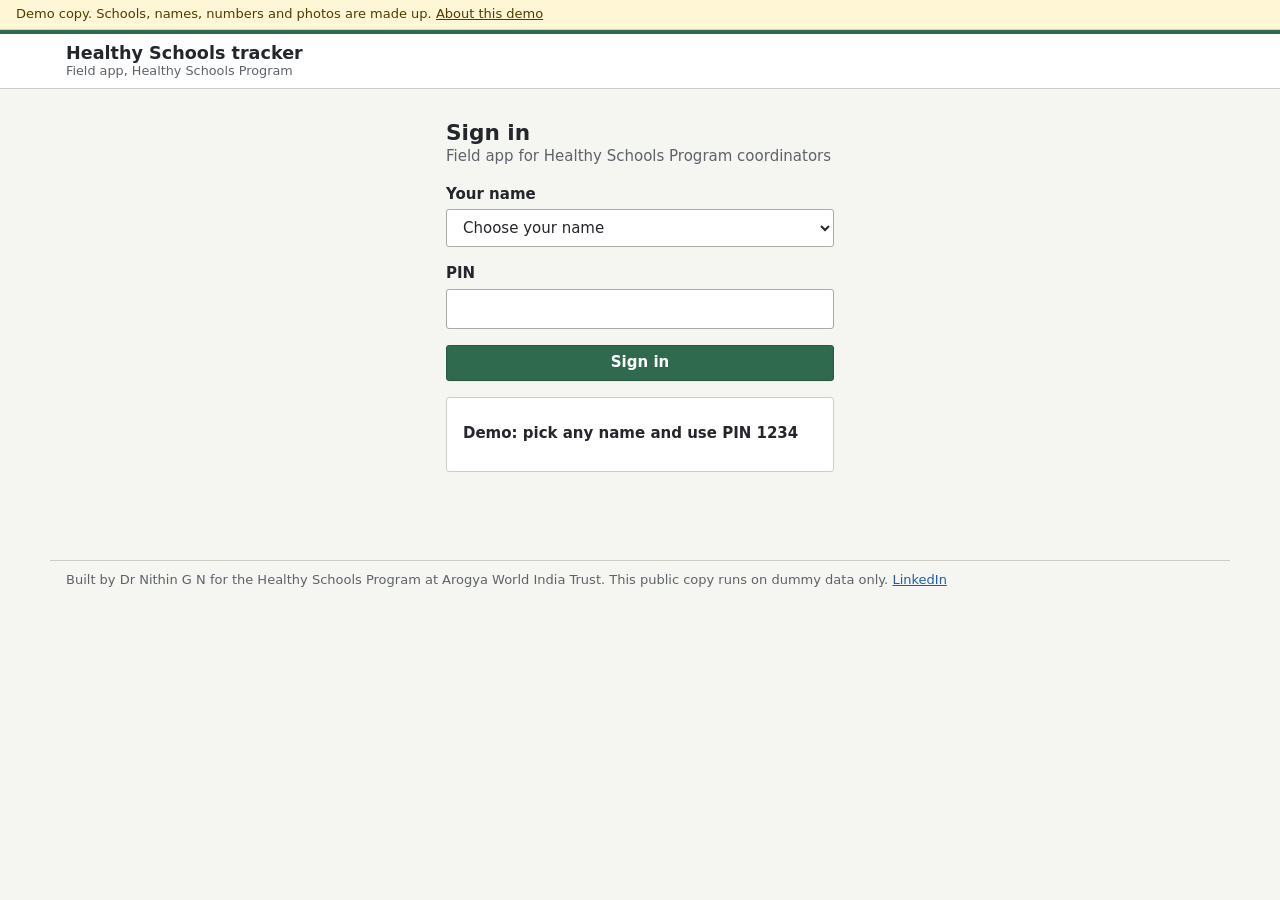
<file: healthy-schools/field/index.html>
<!doctype html>
<html lang="en" data-theme="light">
<head>
<meta charset="utf-8">
<meta name="viewport" content="width=device-width, initial-scale=1, viewport-fit=cover">
<title>Healthy Schools tracker</title>
<style>
:root{
  --paper:#F3F6F4; --sheet:#FFFFFF; --ink:#12302E; --ink2:#55706C; --rule:#C9D8D4; --rule2:#E4EDEA;
  --band:#0D5C56; --band-ink:#FFFFFF; --accent:#0E7C6B; --accent-ink:#FFFFFF; --link:#0B6078; --focus:#E0A100;
  --ok:#1B7A47; --ok-bg:#E1F2E8; --bad:#C4352B; --bad-bg:#FBE9E7; --wait:#8A5A05; --wait-bg:#FBF0D6; --warn:#D99A00; --mute:#A3B5B1;
  --series:#0E9C86; --s1:#2a78d6; --s2:#eb6834; --s3:#1baf7a; --s4:#eda100; --s5:#e87ba4;
  --display:"Bricolage Grotesque","Trebuchet MS",system-ui,sans-serif;
  --body:"Atkinson Hyperlegible",system-ui,-apple-system,"Segoe UI",Roboto,sans-serif;
  box-sizing:border-box; padding-top:env(safe-area-inset-top,0px); padding-bottom:env(safe-area-inset-bottom,0px);
}
@media (prefers-color-scheme: dark){
  :root:not([data-theme="light"]){
    --paper:#0F1B1A; --sheet:#162624; --ink:#E9F3F1; --ink2:#9DB5B0; --rule:#2C4340; --rule2:#20322F;
    --band:#0A3F3B; --band-ink:#FFFFFF; --accent:#4FD1B5; --accent-ink:#06221E; --link:#8FD3E8; --focus:#F1C56C;
    --ok:#86D9A9; --ok-bg:#1C3A2C; --bad:#FF9384; --bad-bg:#40221F; --wait:#F1C56C; --wait-bg:#3A3018; --warn:#F1C56C; --mute:#5F7572;
    --series:#35B8A0; --s1:#3987e5; --s2:#d95926; --s3:#199e70; --s4:#c98500; --s5:#d55181;
  }
}
:root[data-theme="dark"]{
  --paper:#0F1B1A; --sheet:#162624; --ink:#E9F3F1; --ink2:#9DB5B0; --rule:#2C4340; --rule2:#20322F;
  --band:#0A3F3B; --band-ink:#FFFFFF; --accent:#4FD1B5; --accent-ink:#06221E; --link:#8FD3E8; --focus:#F1C56C;
  --ok:#86D9A9; --ok-bg:#1C3A2C; --bad:#FF9384; --bad-bg:#40221F; --wait:#F1C56C; --wait-bg:#3A3018; --warn:#F1C56C; --mute:#5F7572;
  --series:#35B8A0; --s1:#3987e5; --s2:#d95926; --s3:#199e70; --s4:#c98500; --s5:#d55181;
}
*,*::before,*::after{box-sizing:inherit}
[hidden]{display:none!important}
html{scroll-padding-top:env(safe-area-inset-top,0px)}
body{margin:0;background:var(--paper);color:var(--ink);font-family:var(--body);font-size:16px;line-height:1.5}
h1,h2,h3{font-family:var(--display);font-weight:700;line-height:1.15;margin:0}
h1{font-size:1.6rem} h2{font-size:1.15rem} h3{font-size:1.02rem}
p{margin:0} a{color:var(--link)}
button,select,input,textarea{font:inherit;color:inherit}
textarea{resize:vertical}
:focus-visible{outline:3px solid var(--focus,var(--accent));outline-offset:2px}
.muted{color:var(--ink2)} .small{font-size:.875rem} .num{font-variant-numeric:tabular-nums}
.row{display:flex;flex-wrap:wrap;gap:.6rem;align-items:center}
.between{justify-content:space-between}
.stack>*+*{margin-top:1rem}
.tight>*+*{margin-top:.5rem}

.band{background:var(--band);color:var(--band-ink)}
.band .in{max-width:1180px;margin:0 auto;display:flex;flex-wrap:wrap;gap:.5rem 1.25rem;align-items:center;justify-content:space-between;padding:.75rem 1rem}
.brand{font-family:var(--display);font-weight:700;font-size:1.2rem;line-height:1.15}
.brand small{display:block;font-family:var(--body);font-weight:400;font-size:.8125rem;opacity:.85}
.band a,.band .linkbtn{color:var(--band-ink)}
.linkbtn{background:none;border:0;padding:.4rem .2rem;min-height:44px;text-decoration:underline;cursor:pointer;color:var(--link)}

.seg{display:inline-flex;flex-wrap:wrap;border:1.5px solid var(--ink);border-radius:12px;overflow:hidden;background:var(--sheet)}
.seg button{border:0;background:transparent;padding:.45rem .8rem;min-height:44px;cursor:pointer;flex:1 1 auto}
.seg button+button{border-left:1px solid var(--rule)}
.seg button[aria-pressed="true"]{background:var(--ink);color:var(--paper);font-weight:700}
.seg.full{display:flex}

.btn{border:1.5px solid var(--ink);background:var(--sheet);border-radius:12px;padding:.6rem 1rem;min-height:48px;cursor:pointer;font-weight:700;text-decoration:none;color:var(--ink);display:inline-flex;align-items:center;justify-content:center;text-align:center}
.btn.primary{background:var(--accent);border-color:var(--accent);color:var(--accent-ink)}
.btn.wa{background:#128C4B;border-color:#128C4B;color:#fff}
.btn.danger{border-color:var(--bad);color:var(--bad)}
.btn.quiet{border-color:var(--rule);font-weight:400}
.btn.sm{min-height:40px;padding:.35rem .75rem;font-size:.9rem}
.btn.block{display:flex;width:100%}
.btn:disabled{opacity:.45;cursor:not-allowed}

.pill{display:inline-block;border-radius:999px;padding:.1rem .65rem;font-size:.8125rem;font-weight:700;white-space:nowrap}
.pill.ok{background:var(--ok-bg);color:var(--ok)} .pill.wait{background:var(--wait-bg);color:var(--wait)}
.pill.bad{background:var(--bad-bg);color:var(--bad)} .pill.plain{background:var(--rule2);color:var(--ink2)}
.note{border-left:4px solid var(--ink2);padding:.4rem .75rem;border-radius:0}
.note.bad{border-color:var(--bad);color:var(--bad)} .note.ok{border-color:var(--ok);color:var(--ok)}
.alert{border:2px solid var(--bad);background:var(--bad-bg);color:var(--bad);border-radius:12px;padding:.9rem 1rem}
.alert h2,.alert h3{color:var(--bad)}
.alert .field input{border-color:var(--bad)}
.goodbox{border:2px solid var(--ok);background:var(--ok-bg);color:var(--ok);border-radius:12px;padding:.9rem 1rem}

.phone{max-width:520px;margin:0 auto;padding:1rem 1rem 6.5rem}
.sheet{background:var(--sheet);border:1.5px solid var(--rule);border-radius:14px;padding:1rem}
.nav{position:fixed;left:0;right:0;bottom:0;background:var(--sheet);border-top:2px solid var(--ink);padding-bottom:env(safe-area-inset-bottom,0px);z-index:20}
.nav div{max-width:520px;margin:0 auto;display:flex}
.nav button{flex:1;border:0;background:transparent;min-height:58px;padding:.4rem .2rem;cursor:pointer;font-size:.875rem;border-top:4px solid transparent;margin-top:-2px}
.nav button[aria-pressed="true"]{border-color:var(--accent);font-weight:700}
.login{max-width:420px;margin:0 auto;padding:2rem 1rem 3rem}
.field label,.flabel{display:block;font-weight:700;margin-bottom:.25rem}
.field input,.field select,.field textarea{width:100%;min-height:48px;border:1.5px solid var(--ink);border-radius:12px;padding:.5rem .75rem;background:var(--sheet)}
.two{display:grid;grid-template-columns:1fr 1fr;gap:.75rem}
.check{display:flex;gap:.7rem;align-items:flex-start;padding:.3rem 0}
.check input{width:24px;height:24px;flex:none;margin-top:.1rem}
.thumb{width:120px;max-width:100%;border-radius:10px;border:1.5px solid var(--rule);display:block}
.face{width:56px;height:56px;border-radius:10px;object-fit:cover;border:1.5px solid var(--rule);flex:none;background:var(--rule2)}
.filebtn{position:relative;overflow:hidden}
.filebtn input{position:absolute;inset:0;opacity:0;cursor:pointer}
.vrow{display:flex;gap:.75rem;align-items:center;padding:.65rem 0;border-bottom:1px solid var(--rule2)}
.vrow:last-child{border-bottom:0}
.vrow .grow{flex:1;min-width:0}
.beads{display:grid;grid-template-columns:repeat(var(--n,8),minmax(0,1fr));gap:4px}
@media(max-width:620px){.beads{grid-template-columns:repeat(4,minmax(0,1fr));row-gap:.6rem}}
.beads div{text-align:center;font-size:.6875rem;color:var(--ink2);line-height:1.2}
.beads i{display:block;height:10px;border-radius:5px;background:var(--rule);margin-bottom:.25rem}
.beads .on i{background:var(--ok)} .beads .on{color:var(--ink)}
.count4{display:grid;grid-template-columns:repeat(4,1fr);border-top:2px solid var(--ink);border-bottom:1px solid var(--rule)}
.count4 div{padding:.5rem .25rem .6rem 0}
.count4 b{display:block;font-family:var(--display);font-size:1.5rem;line-height:1.1}
.count4 span{font-size:.8125rem;color:var(--ink2)}
.steps{display:flex;gap:6px;margin:.4rem 0 1rem}
.steps i{flex:1;height:6px;border-radius:3px;background:var(--rule)} .steps i.on{background:var(--accent)}
.chips{display:flex;flex-wrap:wrap;gap:.5rem}
.chip{min-width:48px;min-height:48px;border-radius:12px;border:1.5px solid var(--ink);background:var(--sheet);cursor:pointer;font-weight:700;padding:0 .8rem}
.chip[aria-pressed="true"]{background:var(--ink);color:var(--paper)}
.chip:disabled{border-color:var(--rule);color:var(--ink2);cursor:not-allowed;text-decoration:line-through}
.pass{text-align:center}
.pass svg{width:min(260px,70vw);height:auto;background:#fff;border-radius:12px;padding:10px;border:1.5px solid var(--rule)}
.pass .vid{font-family:var(--display);font-size:2rem;font-weight:700;letter-spacing:.04em}
#scan{position:fixed;inset:0;background:#000;z-index:50;display:flex;flex-direction:column}
#scan video{flex:1;min-height:0;width:100%;object-fit:cover}
#scan .sbar{padding:1rem;padding-bottom:calc(1rem + env(safe-area-inset-bottom,0px));background:#000;color:#fff;display:flex;gap:1rem;align-items:center;justify-content:space-between}

.dash{max-width:1180px;margin:0 auto;padding:1rem 1rem 4rem}
.tabs{display:flex;gap:.25rem;overflow-x:auto;border-bottom:1.5px solid var(--rule);margin-bottom:1.25rem}
.tabs button{border:0;background:transparent;padding:.7rem 1rem;min-height:44px;cursor:pointer;white-space:nowrap;border-bottom:4px solid transparent;margin-bottom:-1.5px;color:var(--ink2)}
.tabs button[aria-selected="true"]{border-color:var(--tc,var(--accent));color:var(--ink);font-weight:700}
.grid{display:grid;grid-template-columns:repeat(12,minmax(0,1fr));gap:1rem}
.tile{background:var(--sheet);border:1.5px solid var(--rule);border-radius:14px;padding:1rem 1.1rem 1.1rem;grid-column:span 12;min-width:0}
.tile>.thead{display:flex;gap:.75rem;justify-content:space-between;align-items:flex-start;margin-bottom:.15rem}
.tile .sub{color:var(--ink2);font-size:.875rem;margin-bottom:.8rem}
.tile .tools{display:flex;gap:.35rem;flex:none}
.span12{grid-column:span 12}
@media (min-width:860px){.s3{grid-column:span 3}.s4{grid-column:span 4}.s5{grid-column:span 5}.s6{grid-column:span 6}.s7{grid-column:span 7}.s8{grid-column:span 8}}
@media (min-width:560px) and (max-width:859px){.s3,.s4{grid-column:span 6}}
.kpis{display:grid;grid-template-columns:repeat(auto-fit,minmax(140px,1fr));grid-column:span 12;border-top:2px solid var(--ink);border-bottom:1px solid var(--rule)}
.kpis div{padding:.8rem 1rem .9rem 0}
.kpis b{display:block;font-family:var(--display);font-size:1.9rem;line-height:1.1}
.scroll{overflow-x:auto}
table{border-collapse:collapse;width:100%}
th,td{text-align:left;padding:.5rem .6rem;border-bottom:1px solid var(--rule2);vertical-align:middle}
th{color:var(--ink2);font-size:.875rem} td.n,th.n{text-align:right;font-variant-numeric:tabular-nums}
.qcard{background:var(--sheet);border:1.5px solid var(--rule);border-left:5px solid var(--wait);border-radius:0;padding:1rem}
.qcard.red{border-left-color:var(--bad)}
.flag{color:var(--bad);font-weight:700}
svg.chart{display:block;height:auto;max-width:100%}
#tip{position:fixed;z-index:80;pointer-events:none;background:var(--ink);color:var(--paper);padding:.3rem .55rem;border-radius:6px;font-size:.8125rem;max-width:260px;line-height:1.3}
dialog{border:2px solid var(--ink);border-radius:14px;background:var(--sheet);color:var(--ink);padding:0;width:min(600px,calc(100% - 1.5rem));max-height:calc(100% - 1.5rem)}
dialog::backdrop{background:rgba(15,15,30,.6)}
dl{display:grid;grid-template-columns:auto 1fr;gap:.3rem 1rem;margin:0}
dt{color:var(--ink2)} dd{margin:0}
details summary{cursor:pointer;font-weight:700;min-height:44px;display:flex;align-items:center}
.cellin{min-height:44px;border:1.5px solid var(--ink);border-radius:10px;padding:.4rem .6rem;background:var(--sheet);color:var(--ink);font:inherit;width:100%}

.acts{display:grid;grid-template-columns:repeat(10,1fr);gap:4px;margin-top:.6rem}
.acts span{display:block;text-align:center;border-radius:6px;padding:.25rem 0;font-size:.8125rem;font-weight:700;font-variant-numeric:tabular-nums;border:1.5px solid var(--rule);color:var(--ink2)}
.acts .counted{background:var(--ok);border-color:var(--ok);color:var(--sheet)}
.acts .pending,.acts .flagged{background:var(--wait-bg);border-color:var(--wait);color:var(--wait)}
.reg{background:var(--sheet);border:1.5px solid var(--rule);min-width:720px}
.reg th,.reg td{border-bottom:1px solid var(--rule);border-right:1px solid var(--rule2);text-align:center;padding:0}
.reg th{padding:.45rem .3rem}
.reg .cls{text-align:left;padding:.4rem .7rem;white-space:nowrap}
.reg .sch td{text-align:left;padding:.55rem .7rem;background:var(--paper);font-family:var(--display);font-weight:700}
.reg .sch span{font-family:var(--body);font-weight:400;color:var(--ink2);font-size:.875rem;margin-left:.5rem}
.cell{width:100%;min-width:44px;height:44px;border:0;background:transparent;cursor:pointer;font-size:1.2rem;font-weight:700;line-height:1}
.cell.counted{color:var(--ok)} .cell.pending{color:var(--wait)} .cell.flagged{color:var(--bad);background:var(--bad-bg)} .cell.rejected{color:var(--mute)}
.cell.none{cursor:default}
.crit{display:grid;grid-template-columns:auto 1fr auto;gap:.3rem .75rem;align-items:center;padding:.4rem 0;border-bottom:1px solid var(--rule2)}
.crit input{width:22px;height:22px}
.meter{height:10px;background:var(--rule2);border-radius:5px;overflow:hidden;min-width:120px}
.meter i{display:block;height:100%;background:var(--ok)}
.tally{display:grid;grid-template-columns:repeat(3,1fr);border-top:2px solid var(--ink);border-bottom:1px solid var(--rule)}
.tally div{padding:.5rem .25rem .6rem 0}
.tally b{display:block;font-family:var(--display);font-size:1.5rem;line-height:1.1}
.tally span{font-size:.8125rem;color:var(--ink2)}
</style>
<link rel="stylesheet" href="../../style.css?v=2">
<link rel="manifest" href="manifest.webmanifest">
<meta name="theme-color" content="#0D5C56">
<link rel="apple-touch-icon" href="../../icons/app-192.png">
<style>#netbar{position:sticky;top:0;z-index:70;background:#FBE7B5;color:#4A3200;border-bottom:1px solid #D9A93A;padding:.55rem 1rem;font-weight:700;font-size:.92rem;text-align:center;line-height:1.35}</style>
<script>(function(){if("serviceWorker"in navigator&&/^https?:$/.test(location.protocol))window.addEventListener("load",function(){void 0});function bar(){var b=document.getElementById("netbar");if(navigator.onLine){if(b)b.remove();return}if(!b){b=document.createElement("div");b.id="netbar";b.setAttribute("role","status");b.textContent="No network. Keep working: everything you save stays on this phone.";document.body.insertBefore(b,document.body.firstChild)}}window.addEventListener("online",bar);window.addEventListener("offline",bar);document.addEventListener("DOMContentLoaded",bar)})();</script>
</head>
<body>
<div class="band"><div class="in">
  <div class="brand">Healthy Schools tracker<small id="rolelab">Session register, Healthy Schools Program</small></div>
  <div class="row" id="bandlinks"></div>
</div></div>
<main id="app"></main>
<dialog id="dlg" aria-label="Details"></dialog>

<script src="../../access.js?v=2"></script>
<script src="../../lib/awit.js?v=202611050938"></script>
<script>
"use strict";
const {esc,nf,pct,sum,fmtDay,fmtTime,fmtDist,dayKey,uid,rng,hav,ch,tile,kpis}=AWIT;
const ROLE="field",KEY="hstracker.v1",MEKEY="hstracker.me",GEOFENCE_M=150,MIN_MIN=30,GAP_DAYS=15,DUP_BITS=4;
const ORGS={aw:"Demo Health NGO",pta:"Partner A",ptb:"Partner B"},ORGSHORT={aw:"Demo Health NGO",pta:"Partner A",ptb:"Partner B"};
const REASONS=["School closed or holiday","Exams or a school event","Teacher or class not available","I could not travel","Other"];
const STATUS={counted:{sym:"✓",label:"Counted",cls:"ok"},pending:{sym:"•",label:"Waiting for review",cls:"wait"},flagged:{sym:"!",label:"Flagged to partner",cls:"bad"},rejected:{sym:"✕",label:"Not counted",cls:"plain"}};
const $=s=>document.querySelector(s);

const blank=()=>({coords:[],schools:{},sessions:{},misses:{},flags:{},as:{}});
let S=blank();
function loadS(){const p=AWIT.get(KEY);if(p&&p.schools&&p.sessions){S=Object.assign(blank(),p);return true}return false}
loadS();
let saveWarn="",unlocked=false;
function save(){saveWarn=AWIT.set(KEY,S)?"":"This device could not save the change. It stays until you close this page."}
const ui={tab:"schools",dtab:"overview",me:null,org:null,pf:"all",loc:"real",screen:"home",schoolId:null,draft:null,miss:null,lastId:null,asOpen:null,who:"",pin:"",msg:"",ok:""};
try{ui.me=localStorage.getItem(MEKEY)}catch(e){}
const me=()=>S.coords.find(c=>c.id===ui.me)||null;
const coordName=id=>(S.coords.find(c=>c.id===id)||{}).name||"Unassigned";
const pill=st=>'<span class="pill '+STATUS[st].cls+'">'+STATUS[st].label+"</span>";

/* ---------- rules ---------- */
function findDup(hash,selfId){if(!hash)return null;let best=null;
  for(const s of Object.values(S.sessions)){if(s.id===selfId)continue;for(const p of s.photos){if(p.kind!=="class"||!p.hash)continue;const d=AWIT.ham(hash,p.hash);if(d<=DUP_BITS&&(!best||d<best.dist))best={sid:s.id,dist:d}}}return best}
function evaluate(s){
  if(s.imported){s.notes=["Imported from earlier records, so there are no photos or location."];s.status=s.decision||"counted";return s}
  const sc=S.schools[s.schoolId],cl=sc&&sc.classes.find(c=>c.id===s.classId),f=[];
  if(s.sim)f.push("Demo mode: the location and the session length were simulated.");
  if(s.newAnchor)f.push("First visit: the school's location was set from this check-in.");
  else if(s.noGps)f.push("The phone did not give a location.");
  else{if(s.distIn>GEOFENCE_M)f.push("Checked in "+fmtDist(s.distIn)+" from the school.");if(s.distOut!=null&&s.distOut>GEOFENCE_M)f.push("Checked out "+fmtDist(s.distOut)+" from the school.")}
  const mins=Math.round((s.endTs-s.startTs)/60000);if(mins<MIN_MIN)f.push("Lasted "+mins+" minutes. Sessions usually take "+MIN_MIN+" or more.");
  const pv=prevInClass(s.schoolId,s.classId,s.startTs,s.id);if(pv){const gap=daysApart(pv.startTs,s.startTs);if(gap<GAP_DAYS)f.push("Held "+(gap===0?"on the same day as":gap+(gap===1?" day after":" days after"))+" activity "+pv.activity+" for this class. The gap between activities should be "+GAP_DAYS+" days or more.")}
  for(const p of s.photos)if(p.kind==="class"&&p.dup){const o=S.sessions[p.dup.sid];f.push(o&&S.schools[o.schoolId]?"Class photo matches one from "+S.schools[o.schoolId].name+", "+fmtDay(o.startTs)+", logged by "+coordName(o.coordId)+".":"Class photo matches an earlier photo.")}
  if(!s.photos.some(p=>p.kind==="class"))f.push("No class photo.");
  if(!s.photos.some(p=>p.kind==="register"))f.push("No attendance register photo.");
  const tot=s.boys+s.girls;if(cl&&tot>cl.enrol)f.push("Reported "+tot+" students. Class "+cl.id+" has "+cl.enrol+" enrolled.");
  s.notes=f;
  const flagged=Object.values(S.flags).some(fl=>fl.about.kind==="session"&&fl.about.id===s.id&&fl.status!=="closed");
  s.status=s.decision||(flagged?"flagged":"pending");return s;
}
const evalAll=()=>Object.values(S.sessions).forEach(evaluate);
const sessions=()=>Object.values(S.sessions).sort((a,b)=>b.startTs-a.startTs);
function cellSession(schoolId,classId,act){let live=null,dead=null;
  for(const s of Object.values(S.sessions)){if(s.schoolId!==schoolId||s.classId!==classId||s.activity!==act)continue;if(s.status==="rejected"){if(!dead||s.startTs>dead.startTs)dead=s}else if(!live||s.startTs>live.startTs)live=s}
  return live||dead}
const activityTaken=(schoolId,classId,act)=>Object.values(S.sessions).some(s=>s.schoolId===schoolId&&s.classId===classId&&s.activity===act&&s.status!=="rejected");
function schoolProgress(sc){let done=0,counted=0;for(const c of sc.classes)for(let a=1;a<=10;a++){const s=cellSession(sc.id,c.id,a);if(s&&s.status!=="rejected")done++;if(s&&s.status==="counted")counted++}return{done,counted,total:sc.classes.length*10}}
/* activities for one class are held at least GAP_DAYS apart */
const mid=ts=>{const d=new Date(ts);d.setHours(0,0,0,0);return d.getTime()},daysApart=(a,b)=>Math.round((mid(b)-mid(a))/864e5);
function prevInClass(schoolId,classId,before,selfId){let p=null;for(const o of Object.values(S.sessions)){if(o.id===selfId||o.schoolId!==schoolId||o.classId!==classId||o.decision==="rejected"||o.startTs>=before)continue;if(!p||o.startTs>p.startTs)p=o}return p}
function classNext(sc,c){let act=0;for(let a=1;a<=10;a++)if(!activityTaken(sc.id,c.id,a)){act=a;break}if(!act)return null;
  const last=prevInClass(sc.id,c.id,Infinity),openTs=last?mid(last.startTs)+GAP_DAYS*864e5:0;return{cls:c.id,act,last,openTs,early:Date.now()<openTs}}
function nextDue(sc){const all=sc.classes.map(c=>classNext(sc,c)).filter(Boolean);if(!all.length)return null;const open=all.filter(n=>!n.early);return open.length?open.sort((a,b)=>a.act-b.act)[0]:all.sort((a,b)=>a.openTs-b.openTs)[0]}
const sessLabel=s=>{const sc=S.schools[s.schoolId];return(sc?sc.name:"School")+", class "+s.classId+", activity "+s.activity+", "+fmtDay(s.startTs)};
/* dashboard scope: a partner sees its own schools; Demo Health NGO sees all, or one partner's */
const inScope=sc=>ui.org==="aw"?(ui.pf==="all"||(sc.partner||"aw")===ui.pf):(sc.partner||"aw")===ui.org;
const scopeSchools=()=>Object.values(S.schools).filter(inScope);
const scopeSessions=()=>sessions().filter(s=>S.schools[s.schoolId]&&inScope(S.schools[s.schoolId]));

/* ---------- Healthy Schools Accreditation scoring ---------- */
const CRIT=[
 ["E","shc",12,"School Health Committee formed with students, teachers and parents"],
 ["E","hsp",15,"HSP activities completed for every section, 1.5 points each","auto"],
 ["E","man1",1.5,"First HSP manual available in the library"],["E","man2",1.5,"Second HSP manual available in the library"],
 ["E","kb1",2.5,"KAP baseline survey, year 1"],["E","ke1",2.5,"KAP endline survey, year 1"],
 ["E","kb2",2.5,"KAP baseline survey, year 2"],["E","ke2",2.5,"KAP endline survey, year 2"],
 ["E","sport",10,"Annual sports event with 80% of grade 6 and 7 students"],
 ["E","sugar",5,"Sugar board displayed"],["E","oil",5,"Oil board displayed"],
 ["E","demo",5,"School demographic survey completed"],
 ["E","omb",5,"Objective measurements at baseline"],["E","ome",5,"Objective measurements at endline"],
 ["P","hp1",2,"Health promotion activity with 80% of students, year 1"],["P","hp2",2,"Health promotion activity with 80% of students, year 2"],
 ["P","fu",5,"Follow-up survey with grade 8"],
 ["P","aw1",2,"Awareness event for staff and community, year 1"],["P","aw2",2,"Awareness event for staff and community, year 2"],
 ["P","water",2,"Potable drinking water available"],["P","wash",2,"Clean washrooms, separate for teachers and students"],
 ["P","tre",1,"25% of staff enrolled in NCD Prevention training"],["P","tra",1,"Enrolled staff attended the training"],
 ["P","gov",1,"A government scheme implemented"],["P","story",5,"Written impact story"]
];
function hspDone(sc){let n=0;for(let a=1;a<=10;a++){if(sc.classes.length&&sc.classes.every(c=>{const s=cellSession(sc.id,c.id,a);return s&&s.status==="counted"}))n++}return n}
function asScore(sc){const t=S.as[sc.id]||{};let e=0,p=0;for(const[g,k,pts,,auto]of CRIT){const got=auto?hspDone(sc)*1.5:(t[k]?pts:0);if(g==="E")e+=got;else p+=got}return{e,p,total:e+p,eligible:e>=75&&p>=5}}

/* ---------- sample data ---------- */
function loadSample(){
  S=blank();const now=Date.now(),day=864e5,r=rng(20261005);
  S.coords=[["c1","Lakshmi R","pta"],["c2","Manjunath K","pta"],["c3","Fathima S","ptb"],["c4","Hetal P","ptb"],["c5","Priya M","aw"]].map(([id,name,org])=>({id,name,org,pin:AWIT.pinHash(id,"1234")}));
  const list=[
   ["29280100101","GHPS Hebbal","Bengaluru North",13.0358,77.5970,"c1","pta",true,[["6A",42],["6B",39]],6],
   ["29280100102","GHPS Yelahanka Old Town","Bengaluru North",13.1005,77.5963,"c1","pta",true,[["6A",46],["6B",44],["6C",41]],5],
   ["29280100103","GHPS Jakkur","Bengaluru North",13.0784,77.6068,"c2","pta",false,[["6A",35],["6B",33]],3],
   ["29280100104","GHPS Thanisandra","Bengaluru East",13.0580,77.6330,"c3","ptb",true,[["6A",48],["6B",45]],4],
   ["29280100105","GHPS Kodigehalli","Bengaluru North",13.0606,77.5788,"c3","ptb",false,[["6A",38],["6B",36]],2],
   ["29280100106","GHPS Vidyaranyapura","Bengaluru North",13.0767,77.5574,"c4","ptb",false,[["6A",40],["6B",43]],4],
   ["27220100201","Ward School 1","Mumbai M East",19.0553,72.9154,"c5","aw",false,[["6A",44],["6B",41]],3,""],
   ["27220100202","Ward School 2","Mumbai M East",19.0601,72.9202,"c5","aw",false,[["6A",38]],2,""]];
  let seed=100;const byKey={},OFF=[0,17,3,18,9,20,1,16];
  for(const[id,name,block,lat,lng,coordId,partner,isAS,classes,k,project]of list){const off=OFF[list.findIndex(l=>l[0]===id)];
    S.schools[id]={id,name,block,project:project||"",partner,lat,lng,coordId,isAS,teacher:"",phone:"",classes:classes.map(([cid,enrol])=>({id:cid,enrol}))};
    for(const[cid,enrol]of classes)for(let a=1;a<=k;a++){
      const ago=off+(k-a)*16+1+Math.floor(r()*2),st=new Date(now-ago*day);st.setHours(10+Math.floor(r()*4),Math.floor(r()*50),0,0);
      const mins=35+Math.floor(r()*16),tot=Math.round(enrol*(.85+r()*.12)),boys=Math.round(tot*(.45+r()*.1));
      const s={id:"seed"+(seed++),schoolId:id,classId:cid,activity:a,coordId,startTs:st.getTime(),endTs:st.getTime()+mins*6e4,distIn:15+r()*80,distOut:15+r()*80,boys,girls:tot-boys,teacherPresent:r()<.85,remarks:"",
        photos:[Object.assign({kind:"class"},AWIT.samplePhoto(seed*7,"class")),{kind:"register",thumb:null,hash:null}]};
      if(!(a===k&&off<10)){s.decision="counted";s.decidedBy=partner;s.decidedTs=s.endTs+day}
      S.sessions[s.id]=s;byKey[id+"|"+cid+"|"+a]=s;
    }
  }
  const g=(i,c,a)=>byKey[list[i][0]+"|"+c+"|"+a],open=s=>{delete s.decision;delete s.decidedBy;delete s.decidedTs;return s};
  const far=open(g(2,"6A",3));far.distIn=2840;far.distOut=2790;
  const dupOf=g(5,"6A",1),dup=open(g(4,"6B",2));dup.photos[0]=Object.assign({},dupOf.photos[0],{dup:{sid:dupOf.id,dist:0}});
  const sh=open(g(3,"6B",4));sh.endTs=sh.startTs+9*6e4;
  const ov=open(g(5,"6B",4));ov.boys=27;ov.girls=24;
  const rej=g(1,"6C",2);rej.decision="rejected";rej.decisionNote="The register photo was from another class.";
  const soon=g(6,"6B",3),before=g(6,"6B",2),shift=soon.startTs-6*day-before.startTs;before.startTs+=shift;before.endTs+=shift;
  const fl=open(g(1,"6B",5));
  S.flags.f1={id:"f1",about:{kind:"session",id:fl.id,label:""},to:"pta",note:"The class photo shows very few students for a count of "+(fl.boys+fl.girls)+". Please confirm with the school.",ts:now-day,status:"open"};
  const ans=g(3,"6A",3);
  S.flags.f2={id:"f2",about:{kind:"school",id:list[3][0],label:"GHPS Thanisandra"},to:"ptb",note:"No session has been logged for class 6B activity 5 though it was planned last week. Is there a problem at the school?",ts:now-5*day,status:"answered",reply:"The school had exams. The coordinator has rescheduled it for this week.",replyTs:now-4*day};
  S.misses={m1:{id:"m1",schoolId:list[3][0],classId:"6B",coordId:"c3",ts:now-6*day,reason:REASONS[1],remarks:"Unit tests all week."},m2:{id:"m2",schoolId:list[2][0],classId:"6B",coordId:"c2",ts:now-3*day,reason:REASONS[0],remarks:""},m3:{id:"m3",schoolId:list[7][0],classId:"6A",coordId:"c5",ts:now-2*day,reason:REASONS[2],remarks:"Class teacher on leave."}};
  evalAll();S.flags.f1.about.label=sessLabel(fl);
  S.as={"29280100101":{shc:1,man1:1,man2:1,kb1:1,ke1:1,sport:1,sugar:1,oil:1,demo:1,omb:1,hp1:1,water:1,wash:1,story:1},"29280100102":{shc:1,man1:1,kb1:1,sugar:1,demo:1,omb:1,water:1},"29280100104":{shc:1,kb1:1,demo:1}};
  ui.screen="home";ui.draft=null;ui.miss=null;ui.msg="";ui.ok="";save();render();
}

/* ---------- field app ---------- */
const errBox=()=>(ui.msg?'<p class="note bad small" role="alert">'+esc(ui.msg)+"</p>":"")+(ui.ok?'<p class="note ok small" role="status">'+esc(ui.ok)+"</p>":"");
const clearMsg=()=>{ui.msg="";ui.ok=""};
const sampleBox=()=>'<details class="sheet"><summary>Demo: pick any name and use PIN 1234</summary><div class="stack tight"><p class="small muted">Load a sample set of coordinators, schools and sessions. Sample coordinators use the PIN 1234. Loading or erasing replaces everything saved on this device.</p><div class="row"><button class="btn quiet" data-a="sample">Load sample data</button>'+(Object.keys(S.schools).length?'<button class="btn quiet danger" data-a="reset">Erase all data</button>':"")+"</div></div></details>";
function loginView(){
  const groups=Object.keys(ORGS).map(o=>({o,list:S.coords.filter(c=>c.org===o)})).filter(g=>g.list.length);
  return'<div class="login stack"><div><h1>Sign in</h1><p class="muted">Field app for Healthy Schools Program coordinators</p></div>'+
   (S.coords.length?'<div class="field"><label for="l-who">Your name</label><select id="l-who" data-c="who"><option value="">Choose your name</option>'+groups.map(g=>'<optgroup label="'+esc(ORGS[g.o])+'">'+g.list.map(c=>'<option value="'+c.id+'"'+(ui.who===c.id?" selected":"")+">"+esc(c.name)+"</option>").join("")+"</optgroup>").join("")+"</select></div>"+
    '<div class="field"><label for="l-pin">PIN</label><input id="l-pin" type="password" inputmode="numeric" maxlength="6" autocomplete="off" data-c="pin" value="'+esc(ui.pin)+'"></div>'+errBox()+'<button class="btn primary block" data-a="login">Sign in</button>'
   :'<p class="note">No coordinators have been added on this device yet. A manager adds them in the dashboard, under Team.</p>')+sampleBox()+"</div>";
}
function homeView(){
  const c=me(),mine=Object.values(S.schools).filter(s=>s.coordId===c.id),ms=new Date();ms.setDate(1);ms.setHours(0,0,0,0);
  const month=sessions().filter(s=>s.coordId===c.id&&s.startTs>=ms.getTime()&&s.status!=="rejected");
  return'<div class="stack"><div><h1>Hello, '+esc(c.name.split(" ")[0])+'</h1><p class="muted">'+new Date().toLocaleDateString("en-IN",{weekday:"long",day:"numeric",month:"long"})+"</p></div>"+
   '<div class="tally"><div><b class="num">'+month.length+'</b><span>sessions this month</span></div><div><b class="num">'+nf(sum(month.map(s=>s.boys+s.girls)))+'</b><span>students attended</span></div><div><b class="num">'+month.filter(s=>s.status!=="counted").length+"</b><span>waiting for review</span></div></div>"+
   "<h2>Your schools</h2>"+(mine.length?mine.map(sc=>{const p=schoolProgress(sc),nx=nextDue(sc);return'<div class="sheet stack tight"><div class="row between"><div><h3>'+esc(sc.name)+'</h3><p class="small muted">'+esc(sc.block)+'</p></div><button class="btn primary" data-a="open" data-id="'+esc(sc.id)+'">Open</button></div>'+
     '<div class="meter" aria-hidden="true"><i style="width:'+p.done/p.total*100+'%"></i></div><p class="small num">'+p.done+" of "+p.total+" activities done"+(nx?'. <strong>Next: class '+esc(nx.cls)+", activity "+nx.act+"</strong>"+(nx.early?", from "+fmtDay(nx.openTs):", due now"):". All activities are complete")+"</p></div>"}).join(""):'<p class="note">No school is assigned to you yet. Your manager assigns schools in the dashboard.</p>')+"</div>";
}
function schoolView(){
  const sc=S.schools[ui.schoolId];
  return'<div class="stack"><button class="btn quiet" data-a="home">All my schools</button><div><h1>'+esc(sc.name)+'</h1><p class="muted small num">UDISE '+esc(sc.id)+", "+esc(sc.block)+"</p></div>"+errBox()+
   '<button class="btn primary block" data-a="start">Start a session here</button><div class="two"><button class="btn" data-a="missstart">Session could not be held</button>'+(sc.lat!=null?'<a class="btn" target="_blank" rel="noopener" href="https://www.google.com/maps/dir/?api=1&destination='+sc.lat+","+sc.lng+'">Directions</a>':'<span class="btn" style="opacity:.5">No location yet</span>')+"</div>"+
   sc.classes.map(c=>{let cells="";for(let a=1;a<=10;a++){const s=cellSession(sc.id,c.id,a);cells+='<span class="'+(s&&s.status!=="rejected"?s.status:"")+'" title="Activity '+a+(s?": "+STATUS[s.status].label:": not done")+'">'+a+"</span>"}
     return'<div class="sheet"><h3>Class '+esc(c.id)+' <span class="muted small num" style="font-family:var(--body);font-weight:400">'+c.enrol+' enrolled</span></h3><div class="acts">'+cells+"</div>"+(nx=>'<p class="small num" style="margin-top:.5rem">'+(!nx?"All 10 activities are done.":nx.early?"Next: activity "+nx.act+", <strong>from "+fmtDay(nx.openTs)+"</strong>. Activity "+nx.last.activity+" was on "+fmtDay(nx.last.startTs)+".":"Next: activity "+nx.act+", <strong>due now</strong>.")+"</p>")(classNext(sc,c))+"</div>"}).join("")+
   '<p class="small muted">Green is counted. Amber is waiting for your manager. Activities for a class are held at least '+GAP_DAYS+" days apart.</p></div>";
}
function photoBlock(kind,label){
  const d=ui.draft,p=d.photos.find(x=>x.kind===kind);
  let h='<div class="stack tight"><div class="row"><span class="btn filebtn">Take photo<input type="file" accept="image/*" capture="environment" data-c="photo" data-kind="'+kind+'" aria-label="Take the '+label+'"></span>'+
    (ui.loc!=="real"?'<button class="btn quiet" data-a="samplephoto" data-kind="'+kind+'">Use a sample photo</button>':"")+"</div>";
  if(p)h+=(p.thumb?'<img class="thumb" src="'+p.thumb+'" alt="'+label+' preview">':'<p class="small muted">Photo attached.</p>');
  return h+"</div>";
}
function wizard(){
  const d=ui.draft,sc=S.schools[d.schoolId],cl=sc.classes.find(c=>c.id===d.classId);
  let steps="";for(let i=1;i<=5;i++)steps+='<i class="'+(i<=d.step?"on":"")+'"></i>';
  let body="";
  if(d.step===1)body="<h1>Check in</h1><p>"+esc(sc.name)+"</p>"+(sc.lat==null?'<p class="note small">This school has no recorded location yet. Checking in records it.</p>':"")+'<p class="muted small">The app records where you are and the time.</p><button class="btn primary block" data-a="checkin">Check in at this school</button>';
  if(d.step===2){
    body="<h1>Class and activity</h1>"+(d.newAnchor?'<p class="note ok small">The school\'s location is now recorded.</p>':d.noGps?'<p class="note bad small">The phone did not give its location. You can continue; your manager will see that the location is missing.</p>':'<p class="note '+(d.distIn>GEOFENCE_M?"bad":"ok")+' small">You are '+fmtDist(d.distIn)+" from the school"+(d.distIn>GEOFENCE_M?". Your manager will see this.":".")+"</p>")+
     '<div><p class="flabel">Class</p><div class="chips">'+sc.classes.map(c=>'<button class="chip" data-a="pickclass" data-v="'+esc(c.id)+'" aria-pressed="'+(c.id===d.classId)+'">'+esc(c.id)+"</button>").join("")+"</div></div>";
    if(d.classId){const nx=classNext(sc,cl);if(nx&&nx.early)body+='<p class="note bad small">Class '+esc(cl.id)+" had activity "+nx.last.activity+" on "+fmtDay(nx.last.startTs)+". The next activity is due from "+fmtDay(nx.openTs)+", "+GAP_DAYS+" days later. You can continue, and your manager will decide whether this session counts.</p>";
      body+='<div><p class="flabel">Activity</p><div class="chips">';
      for(let a=1;a<=10;a++){const taken=activityTaken(sc.id,d.classId,a);body+='<button class="chip" data-a="pickact" data-v="'+a+'" aria-pressed="'+(a===d.activity)+'"'+(taken?' disabled aria-label="Activity '+a+', already done"':"")+">"+a+"</button>"}
      body+='</div><p class="small muted" style="margin-top:.4rem">Activities already done for this class cannot be logged again.</p></div>'}
    body+='<button class="btn primary block" data-a="next"'+(d.classId&&d.activity?"":" disabled")+">Continue</button>";
  }
  if(d.step===3)body="<h1>Class photo</h1><p>Take one wide photo of the whole class.</p>"+photoBlock("class","class photo")+'<button class="btn primary block" data-a="next">Continue</button>';
  if(d.step===4)body="<h1>Register and count</h1><p>Photograph today's page of the attendance register, then enter who is present.</p>"+photoBlock("register","register photo")+
    '<div class="two"><div class="field"><label for="boys">Boys present</label><input id="boys" inputmode="numeric" data-c="count" data-k="boys" value="'+esc(d.boys)+'"></div><div class="field"><label for="girls">Girls present</label><input id="girls" inputmode="numeric" data-c="count" data-k="girls" value="'+esc(d.girls)+'"></div></div>'+
    '<p class="small muted">Class '+esc(cl.id)+" has "+cl.enrol+' students enrolled.</p><button class="btn primary block" data-a="next">Continue</button>';
  if(d.step===5)body="<h1>Finish the session</h1>"+'<div><p class="flabel">Was the class teacher present?</p><div class="seg"><button data-a="setd" data-k="teacher" data-v="yes" aria-pressed="'+(d.teacher==="yes")+'">Yes</button><button data-a="setd" data-k="teacher" data-v="no" aria-pressed="'+(d.teacher==="no")+'">No</button></div></div>'+
    '<div class="field"><label for="rem">Remarks, if any</label><textarea id="rem" rows="3" data-c="rem">'+esc(d.remarks)+'</textarea><p class="small muted">Anything your manager should know: what went well, what the school asked for.</p></div><button class="btn primary block" data-a="checkout">Check out and save</button>';
  return'<div class="stack"><div><p class="small muted">Step '+d.step+' of 5</p><div class="steps">'+steps+"</div></div>"+errBox()+body+(d.step<5?'<button class="btn quiet block" data-a="cancel">Cancel this session</button>':"")+"</div>";
}
function missView(){const d=ui.miss,sc=S.schools[d.schoolId];
  return'<div class="stack"><div><h1>Session could not be held</h1><p class="muted">'+esc(sc.name)+'</p></div><div><p class="flabel">Which class?</p><div class="chips">'+sc.classes.map(c=>'<button class="chip" data-a="missset" data-k="classId" data-v="'+esc(c.id)+'" aria-pressed="'+(d.classId===c.id)+'">'+esc(c.id)+"</button>").join("")+"</div></div>"+
   '<div class="field"><label for="m-reason">Why?</label><select id="m-reason" data-c="missreason"><option value="">Choose a reason</option>'+REASONS.map(r=>"<option"+(d.reason===r?" selected":"")+">"+r+"</option>").join("")+'</select></div><div class="field"><label for="m-rem">Remarks, if any</label><textarea id="m-rem" rows="2" data-c="missrem">'+esc(d.remarks)+"</textarea></div>"+errBox()+
   '<button class="btn primary block" data-a="misssave">Tell my manager</button><button class="btn quiet block" data-a="misscancel">Cancel</button></div>'}
function resultView(){const s=S.sessions[ui.lastId];
  return'<div class="stack"><div class="goodbox stack tight"><h1 style="color:inherit">Session saved</h1><p>Class '+esc(s.classId)+", activity "+s.activity+", "+(s.boys+s.girls)+" students.</p></div><p>Your manager will review it and decide whether it counts.</p>"+
   (s.notes.length?'<div class="sheet stack tight"><h3>Your manager will also see</h3><ul style="margin:0;padding-left:1.1rem">'+s.notes.map(f=>"<li>"+esc(f)+"</li>").join("")+"</ul></div>":"")+'<button class="btn primary block" data-a="home">Back to my schools</button></div>'}
function mySessions(){
  const c=me(),mine=sessions().filter(s=>s.coordId===c.id),miss=Object.values(S.misses).filter(m=>m.coordId===c.id).sort((a,b)=>b.ts-a.ts);
  return'<div class="stack"><div><h1>My sessions</h1><p class="muted num">'+mine.length+" logged</p></div>"+(mine.length?'<div class="sheet">'+mine.slice(0,60).map(s=>'<div class="vrow"><div class="grow"><strong>Activity '+s.activity+", class "+esc(s.classId)+'</strong><br><span class="small muted">'+esc((S.schools[s.schoolId]||{}).name||"")+", "+fmtDay(s.startTs)+", "+(s.boys+s.girls)+" students</span>"+(s.decisionNote?'<br><span class="small">Manager: '+esc(s.decisionNote)+"</span>":"")+"</div>"+pill(s.status==="flagged"?"pending":s.status)+"</div>").join("")+"</div>":'<p class="muted">Sessions you log appear here with what your manager decided.</p>')+
   (miss.length?'<h2>Sessions that could not be held</h2><div class="sheet">'+miss.map(m=>'<div class="vrow"><div class="grow"><strong>'+esc((S.schools[m.schoolId]||{}).name||"")+(m.classId?", class "+esc(m.classId):"")+'</strong><br><span class="small muted">'+fmtDay(m.ts)+", "+esc(m.reason)+"</span></div></div>").join("")+"</div>":"")+"</div>";
}
function meView(){const c=me(),b=(v,l)=>'<button data-a="loc" data-v="'+v+'" aria-pressed="'+(ui.loc===v)+'">'+l+"</button>";
  return'<div class="stack"><div><h1>'+esc(c.name)+'</h1><p class="muted">'+esc(ORGS[c.org])+'</p></div><div class="sheet stack tight"><h3>Location and time</h3><div class="seg">'+b("real","Use this phone's GPS and clock")+b("demo","Pretend I am at the school")+b("far","Pretend I am 2 km away")+'</div><p class="small muted">The two pretend settings are for training and demos. Sessions logged with them are marked for the manager.</p></div><button class="btn block" data-a="logout">Sign out</button>'+sampleBox()+"</div>"}
function fieldView(){
  const c=me();if(!c)return loginView();
  let body;
  if(ui.draft)body=wizard();else if(ui.miss)body=missView();
  else if(ui.tab==="sessions")body=mySessions();else if(ui.tab==="me")body=meView();
  else body=ui.screen==="school"&&S.schools[ui.schoolId]?schoolView():ui.screen==="result"&&S.sessions[ui.lastId]?resultView():homeView();
  return'<div class="phone stack">'+(saveWarn?'<p class="note bad small">'+esc(saveWarn)+"</p>":"")+body+'</div><nav class="nav" aria-label="Field app sections"><div>'+[["schools","My schools"],["sessions","My sessions"],["me","Me"]].map(([k,l])=>'<button data-a="ftab" data-v="'+k+'" aria-pressed="'+(ui.tab===k)+'">'+l+"</button>").join("")+"</div></nav>";
}

/* ---------- dashboard ---------- */
function evidence(s){let h='<div class="row" style="align-items:flex-start">';
  for(const p of s.photos){if(!p.thumb)continue;h+='<figure style="margin:0"><img class="thumb" src="'+p.thumb+'" alt="'+(p.kind==="class"?"Class":"Register")+' photo"><figcaption class="small muted">'+(p.kind==="class"?"Class photo":"Register photo")+"</figcaption></figure>";
    if(p.dup&&S.sessions[p.dup.sid]){const o=S.sessions[p.dup.sid],op=o.photos.find(x=>x.kind==="class");if(op&&op.thumb)h+='<figure style="margin:0"><img class="thumb" src="'+op.thumb+'" alt="Earlier matching photo"><figcaption class="small muted" style="max-width:120px">Earlier: '+esc(S.schools[o.schoolId].name)+", "+fmtDay(o.startTs)+"</figcaption></figure>"}}
  return h+"</div>"}
const facts=s=>{const sc=S.schools[s.schoolId],cl=sc.classes.find(c=>c.id===s.classId),mins=Math.round((s.endTs-s.startTs)/60000);
  return'<p class="small muted">'+esc(coordName(s.coordId))+", "+fmtDay(s.startTs)+", "+fmtTime(s.startTs)+" to "+fmtTime(s.endTs)+" ("+mins+" minutes). "+(s.boys+s.girls)+" students present ("+s.boys+" boys, "+s.girls+" girls) of "+(cl?cl.enrol:"?")+" enrolled. Class teacher "+(s.teacherPresent===false?"not present":"present")+".</p>"+(s.remarks?'<p class="small"><strong>Coordinator\'s remarks:</strong> '+esc(s.remarks)+"</p>":"")};
function decideButtons(s){const sc=S.schools[s.schoolId],partner=sc.partner||"aw";
  return'<div class="row"><button class="btn primary" data-a="decide" data-v="counted" data-id="'+s.id+'">Count this session</button><button class="btn danger" data-a="rejectask" data-id="'+s.id+'">Do not count</button>'+(ui.org==="aw"&&partner!=="aw"?'<button class="btn" data-a="flag" data-kind="session" data-id="'+s.id+'">Flag to '+esc(ORGSHORT[partner])+"</button>":"")+"</div>"}
function dOverview(){
  const schools=scopeSchools();if(!schools.length)return'<div class="tile stack"><h2>No schools yet</h2><p class="muted">Add schools under Schools, or load the sample to see the dashboard working.</p><div><button class="btn primary" data-a="sample">Load sample data</button></div></div>';
  const all=scopeSessions(),cnt=all.filter(s=>s.status==="counted"),pend=all.filter(s=>s.status==="pending"),ids=new Set(schools.map(s=>s.id)),misses=Object.values(S.misses).filter(m=>ids.has(m.schoolId));
  let reach=0,enrol=0;for(const sc of schools)for(const c of sc.classes){enrol+=c.enrol;if(cnt.some(s=>s.schoolId===sc.id&&s.classId===c.id))reach+=c.enrol}
  let h=kpis([[schools.length,"schools"],[nf(enrol),"students enrolled"],[nf(reach),"students reached"],[cnt.length,"sessions counted"],[pend.length,"waiting for review"],[misses.length,misses.length===1?"session that could not be held":"sessions that could not be held"]]);
  const weeks=[];for(let w=11;w>=0;w--){const end=Date.now()-w*7*864e5,st=end-7*864e5;weeks.push({l:fmtDay(st),v:all.filter(s=>s.status!=="rejected"&&s.startTs>st&&s.startTs<=end).length})}
  h+=tile("s6","Sessions delivered each week","The last twelve weeks.",ch.line(weeks.map(w=>w.l),[{name:"Sessions",color:"var(--series)",values:weeks.map(w=>w.v)}],{w:540,h:170,area:true,fmt:nf}));
  const classes=schools.flatMap(sc=>sc.classes.map(c=>({sc,c}))),comp=[];for(let a=1;a<=10;a++)comp.push(classes.length?Math.round(classes.filter(x=>{const s=cellSession(x.sc.id,x.c.id,a);return s&&s.status==="counted"}).length/classes.length*100):0);
  h+=tile("s6","How far classes have got","Share of classes with each of the 10 activities counted.",ch.vbar(["1","2","3","4","5","6","7","8","9","10"],comp,{w:540,h:170,max:100,fmt:v=>Math.round(v)+"%"}));
  let t='<div class="scroll"><table class="reg"><thead><tr><th class="cls">Class</th>';for(let a=1;a<=10;a++)t+='<th scope="col">'+a+"</th>";t+="</tr></thead><tbody>";
  for(const sc of schools){t+='<tr class="sch"><td colspan="11">'+esc(sc.name)+"<span>"+esc(coordName(sc.coordId))+", "+esc(ORGSHORT[sc.partner||"aw"])+"</span></td></tr>";
    for(const c of sc.classes){t+='<tr><th scope="row" class="cls">'+esc(c.id)+' <span class="muted small num" style="font-weight:400">'+c.enrol+"</span></th>";
      for(let a=1;a<=10;a++){const s=cellSession(sc.id,c.id,a);t+="<td>"+(s?'<button class="cell '+s.status+'" data-a="detail" data-id="'+esc(s.id)+'" aria-label="'+esc(sc.name)+", class "+esc(c.id)+", activity "+a+": "+STATUS[s.status].label+'">'+STATUS[s.status].sym+"</button>":'<span class="cell none"></span>')+"</td>"}
      t+="</tr>"}}
  t+='</tbody></table></div><div class="row small" style="margin-top:.6rem;gap:.4rem 1.25rem">'+Object.values(STATUS).map(m=>"<span><strong>"+m.sym+"</strong> "+m.label+"</span>").join("")+"</div>";
  h+=tile("","Activity register","One row per class, one column per activity. Select a mark to see the session.",t);
  const coords=S.coords.filter(c=>schools.some(s=>s.coordId===c.id));
  h+=tile("","Coordinators","",'<div class="scroll"><table><thead><tr><th>Coordinator</th><th>Organisation</th><th class="n">Schools</th><th class="n">Sessions</th><th class="n">Counted</th><th class="n">Waiting</th><th class="n">Not counted</th><th class="n">Could not be held</th></tr></thead><tbody>'+
   coords.map(c=>{const m=all.filter(s=>s.coordId===c.id);return"<tr><td>"+esc(c.name)+"</td><td>"+esc(ORGSHORT[c.org])+'</td><td class="n">'+schools.filter(s=>s.coordId===c.id).length+'</td><td class="n">'+m.length+'</td><td class="n">'+m.filter(s=>s.status==="counted").length+'</td><td class="n">'+m.filter(s=>s.status==="pending"||s.status==="flagged").length+'</td><td class="n">'+m.filter(s=>s.status==="rejected").length+'</td><td class="n">'+misses.filter(x=>x.coordId===c.id).length+"</td></tr>"}).join("")+"</tbody></table></div>");
  return h;
}
function dReview(){
  const q=scopeSessions().filter(s=>s.status==="pending"),clean=q.filter(s=>!s.notes.length);
  if(!q.length)return'<div class="tile"><h2>Review</h2><p class="muted">No session is waiting for a decision.</p></div>';
  return'<div class="span12 stack"><div class="sheet row between"><p><strong>'+q.length+"</strong> sessions are waiting for a decision. <strong>"+clean.length+"</strong> of them have nothing to look at.</p>"+(clean.length?'<button class="btn primary" data-a="countclean">Count those '+clean.length+" sessions</button>":"")+"</div>"+
   q.sort((a,b)=>b.notes.length-a.notes.length||b.startTs-a.startTs).map(s=>{const sc=S.schools[s.schoolId];
    return'<div class="qcard'+(s.notes.length?" red":"")+' stack tight"><div class="row between"><h3>'+esc(sc.name)+", class "+esc(s.classId)+", activity "+s.activity+'</h3><span class="small muted">'+esc(ORGSHORT[sc.partner||"aw"])+"</span></div>"+facts(s)+
     (s.notes.length?'<div><p class="flabel">To look at</p><ul style="margin:0;padding-left:1.2rem">'+s.notes.map(f=>'<li class="flag">'+esc(f)+"</li>").join("")+"</ul></div>":'<p class="small note ok">Nothing to look at.</p>')+evidence(s)+decideButtons(s)+"</div>"}).join("")+"</div>";
}
function dMissed(){
  const ids=new Set(scopeSchools().map(s=>s.id)),list=Object.values(S.misses).filter(m=>ids.has(m.schoolId)).sort((a,b)=>b.ts-a.ts);
  if(!list.length)return'<div class="tile"><h2>Sessions that could not be held</h2><p class="muted">Coordinators report here when they reach a school and cannot hold the session.</p></div>';
  const by={};for(const m of list)by[m.reason]=(by[m.reason]||0)+1;
  return tile("s5","Why sessions could not be held","",ch.hbar(Object.entries(by).sort((a,b)=>b[1]-a[1]).map(([l,v])=>({label:l,value:v})),{w:440}))+
   tile("s7","Reports","",'<div class="scroll"><table><thead><tr><th>Date</th><th>School</th><th>Class</th><th>Coordinator</th><th>Reason</th><th>Remarks</th></tr></thead><tbody>'+list.map(m=>"<tr><td>"+fmtDay(m.ts)+"</td><td>"+esc((S.schools[m.schoolId]||{}).name||"")+"</td><td>"+esc(m.classId||"")+"</td><td>"+esc(coordName(m.coordId))+"</td><td>"+esc(m.reason)+"</td><td>"+esc(m.remarks||"")+"</td></tr>").join("")+"</tbody></table></div>");
}
function dAS(){
  const list=scopeSchools().filter(s=>s.isAS);
  if(!list.length)return'<div class="tile"><h2>Healthy Schools Accreditation</h2><p class="muted">No school is nominated yet. Demo Health NGO nominates schools under Schools.</p></div>';
  let h='<div class="span12 stack"><p class="muted">The Seal needs 80 points: all 75 essential points and at least 5 preferred points.</p>';
  for(const sc of list){const r=asScore(sc),open=ui.asOpen===sc.id,t=S.as[sc.id]||{};
    h+='<div class="sheet stack"><div class="row between"><div><h3>'+esc(sc.name)+'</h3><p class="small muted num">Essential '+r.e+" of 75, preferred "+r.p+" of 25</p></div>"+
     '<div class="row"><b class="num" style="font-family:var(--display);font-size:1.5rem">'+r.total+'</b><div class="meter" aria-hidden="true"><i style="width:'+r.total+'%"></i></div><span class="pill '+(r.eligible?"ok":"wait")+'">'+(r.eligible?"Eligible for the Seal":r.e<75?(75-r.e)+" essential points open":"Needs "+(5-r.p)+" preferred points")+"</span>"+
     '<button class="btn quiet sm" data-a="asopen" data-id="'+esc(sc.id)+'" aria-expanded="'+open+'">'+(open?"Hide criteria":"Show criteria")+"</button></div></div>";
    if(open){for(const g of["E","P"]){h+="<div><h3>"+(g==="E"?"Essential criteria":"Preferred criteria")+"</h3>";
      for(const[gg,k,pts,label,auto]of CRIT){if(gg!==g)continue;const got=auto?hspDone(sc)*1.5:(t[k]?pts:0);
        h+='<label class="crit">'+(auto?'<span class="pill ok">auto</span>':'<input type="checkbox" data-c="crit" data-id="'+esc(sc.id)+'" data-k="'+k+'"'+(t[k]?" checked":"")+">")+"<span>"+label+(auto?' <span class="muted small">('+hspDone(sc)+" of 10 activities counted for every section)</span>":"")+'</span><span class="num muted">'+got+" / "+pts+"</span></label>"}
      h+="</div>"}}
    h+="</div>"}
  return h+"</div>";
}
const parseClasses=t=>String(t||"").split(",").map(x=>x.split(":")).filter(x=>x.length===2).map(([c,n])=>({id:c.trim().slice(0,6),enrol:parseInt(n,10)})).filter(c=>c.id&&c.enrol>0);
const projList=()=>'<datalist id="projlist">'+[...new Set(["Healthy Neighbourhoods (sample project)"].concat(Object.values(S.schools).map(s=>s.project).filter(Boolean)))].map(p=>'<option value="'+esc(p)+'">').join("")+"</datalist>";
const orgSelect=(id,val)=>'<select id="'+id+'">'+Object.keys(ORGS).map(o=>'<option value="'+o+'"'+(o===val?" selected":"")+">"+(o==="aw"?"Demo Health NGO, direct":esc(ORGS[o]))+"</option>").join("")+"</select>";
const coordSelect=(id,val)=>'<select id="'+id+'">'+S.coords.map(c=>'<option value="'+esc(c.id)+'"'+(c.id===val?" selected":"")+">"+esc(c.name)+", "+esc(ORGSHORT[c.org])+"</option>").join("")+"</select>";
function editHtml(sc){const used=Object.values(S.sessions).some(s=>s.schoolId===sc.id);
  return'<div class="stack" style="padding:1.25rem"><h2>Edit school</h2><p class="muted small num">UDISE '+esc(sc.id)+'</p><div class="field"><label for="e-name">School name</label><input id="e-name" value="'+esc(sc.name)+'"></div>'+
   '<div class="two"><div class="field"><label for="e-block">Block</label><input id="e-block" value="'+esc(sc.block)+'"></div><div class="field"><label for="e-partner">Partner</label>'+orgSelect("e-partner",sc.partner||"aw")+"</div></div>"+
   '<div class="two"><div class="field"><label for="e-coord">Coordinator</label>'+coordSelect("e-coord",sc.coordId)+'</div><div class="field"><label for="e-project">Project or funder, if any</label><input id="e-project" list="projlist" value="'+esc(sc.project||"")+'"></div></div>'+
   '<div class="field"><label for="e-classes">Classes and enrolment</label><input id="e-classes" value="'+esc(sc.classes.map(c=>c.id+": "+c.enrol).join(", "))+'"></div>'+
   '<div class="two"><div class="field"><label for="e-teacher">Head teacher</label><input id="e-teacher" value="'+esc(sc.teacher||"")+'"></div><div class="field"><label for="e-phone">Head teacher\'s phone</label><input id="e-phone" inputmode="numeric" value="'+esc(sc.phone||"")+'"></div></div>'+
   (ui.msg?'<p class="note bad small" role="alert">'+esc(ui.msg)+"</p>":"")+'<div class="row"><button class="btn primary" data-a="saveschool" data-id="'+esc(sc.id)+'">Save changes</button><button class="btn quiet" data-a="close">Cancel</button></div>'+
   '<div class="row">'+(sc.lat!=null?'<button class="btn quiet" data-a="clearloc" data-id="'+esc(sc.id)+'">Clear the recorded location</button>':"")+'<button class="btn danger" data-a="delschool" data-id="'+esc(sc.id)+'"'+(used?" disabled":"")+">Delete this school</button></div>"+(used?'<p class="small muted">A school with recorded sessions cannot be deleted.</p>':"")+projList()+"</div>"}
function dSchools(){
  const aw=ui.org==="aw",list=scopeSchools();
  let h=tile("","School master","Coordinators see and log sessions only for the schools assigned to them here.",'<div class="scroll"><table><thead><tr><th>School</th><th>UDISE</th><th>Partner</th><th>Project</th><th>Coordinator</th><th>Classes and enrolment</th><th>Location</th>'+(aw?"<th>Healthy School nominee</th><th></th>":"")+"</tr></thead><tbody>"+
   list.map(sc=>"<tr><td>"+esc(sc.name)+'<br><span class="small muted">'+esc(sc.block)+'</span></td><td class="num">'+esc(sc.id)+"</td><td>"+esc(ORGSHORT[sc.partner||"aw"])+"</td><td>"+(sc.project?esc(sc.project):'<span class="muted">None</span>')+"</td><td>"+esc(coordName(sc.coordId))+'</td><td class="num">'+sc.classes.map(c=>esc(c.id)+": "+c.enrol).join(", ")+"</td><td>"+(sc.lat==null?'<span class="pill wait">Set on first visit</span>':'<span class="pill ok">Recorded</span>')+"</td>"+
    (aw?'<td><input type="checkbox" style="width:22px;height:22px" data-c="isas" data-id="'+esc(sc.id)+'"'+(sc.isAS?" checked":"")+' aria-label="Nominate '+esc(sc.name)+'"></td><td><button class="btn quiet sm" data-a="editschool" data-id="'+esc(sc.id)+'">Edit</button> '+((sc.partner||"aw")!=="aw"?'<button class="btn quiet sm" data-a="flag" data-kind="school" data-id="'+esc(sc.id)+'">Flag</button>':"")+"</td>":"")+"</tr>").join("")+"</tbody></table></div>");
  if(!aw)return h+'<p class="small muted span12">Demo Health NGO keeps the school master. Ask them to add or change a school.</p>';
  h+=tile("","Add a school","Add one school at a time here. In the live version, schools can also be bulk uploaded from Excel.",S.coords.length?'<div class="stack"><div class="two"><div class="field"><label for="n-name">School name</label><input id="n-name"></div><div class="field"><label for="n-udise">UDISE code</label><input id="n-udise" inputmode="numeric"></div></div>'+
   '<div class="two"><div class="field"><label for="n-block">Block</label><input id="n-block"></div><div class="field"><label for="n-partner">Partner</label>'+orgSelect("n-partner","aw")+"</div></div>"+
   '<div class="two"><div class="field"><label for="n-coord">Coordinator</label>'+coordSelect("n-coord","")+'</div><div class="field"><label for="n-project">Project or funder, if any</label><input id="n-project" list="projlist" placeholder="Healthy Neighbourhoods (sample project)"></div></div>'+
   '<div class="field"><label for="n-classes">Classes and enrolment</label><input id="n-classes" placeholder="6A: 42, 6B: 39"><p class="small muted">Write each class, a colon, then its enrolment. Separate classes with commas. The location is recorded at the coordinator\'s first check-in.</p></div>'+errBox()+'<div><button class="btn primary" data-a="addschool">Add school</button></div>'+projList()+"</div>":'<p class="note">Add a coordinator under Team first, so the school can be assigned.</p>');
  return h;
}
function dTeam(){
  const mine=S.coords.filter(c=>ui.org==="aw"||c.org===ui.org);
  let h=tile("","Coordinators","Each coordinator signs in to the field app with their name and PIN.",mine.length?'<div class="scroll"><table><thead><tr><th>Coordinator</th><th>Organisation</th><th class="n">Schools</th><th class="n">Sessions</th><th></th></tr></thead><tbody>'+mine.map(c=>"<tr><td>"+esc(c.name)+"</td><td>"+esc(ORGS[c.org])+'</td><td class="n">'+Object.values(S.schools).filter(s=>s.coordId===c.id).length+'</td><td class="n">'+Object.values(S.sessions).filter(s=>s.coordId===c.id).length+'</td><td><button class="btn quiet sm" data-a="pinreset" data-id="'+c.id+'">Set a new PIN</button></td></tr>').join("")+"</tbody></table></div>":'<p class="muted">No coordinators yet.</p>');
  h+=tile("","Add a coordinator","",'<div class="stack"><div class="two"><div class="field"><label for="t-name">Name</label><input id="t-name"></div><div class="field"><label for="t-org">Organisation</label><select id="t-org">'+Object.keys(ORGS).filter(o=>ui.org==="aw"||o===ui.org).map(o=>'<option value="'+o+'">'+esc(ORGS[o])+"</option>").join("")+'</select></div></div><div class="field" style="max-width:220px"><label for="t-pin">PIN, 4 digits</label><input id="t-pin" inputmode="numeric" maxlength="4"></div>'+errBox()+'<div><button class="btn primary" data-a="addcoord">Add coordinator</button></div></div>');
  return h;
}
function dashView(){
  const pend=scopeSessions().filter(s=>s.status==="pending").length,fl=Object.values(S.flags).filter(f=>ui.org==="aw"?(ui.pf==="all"||f.to===ui.pf):f.to===ui.org),fn=fl.filter(f=>f.status===(ui.org==="aw"?"answered":"open")).length;
  const tabs=[["overview","Overview"],["review","Review ("+pend+")"],["flags","Flags ("+fn+")"],["missed","Could not be held"],["schools","Schools"],["team","Team"]];
  const body=ui.dtab==="overview"?dOverview():ui.dtab==="review"?dReview():ui.dtab==="missed"?dMissed():ui.dtab==="as"?dAS():ui.dtab==="schools"?dSchools():ui.dtab==="team"?dTeam():
    '<div class="span12 stack"><p class="muted">'+(ui.org==="aw"?"Things you have asked a partner to look at.":"Things Demo Health NGO has asked you to look at.")+"</p>"+AWIT.flagsHtml(fl,ui.org,ORGS)+"</div>";
  return'<div class="dash">'+(ui.org==="aw"?'<div class="row" style="margin-bottom:.75rem"><label for="pf" class="small">Show</label><select id="pf" data-c="pf" class="cellin" style="width:auto"><option value="all">All partners</option>'+Object.keys(ORGS).map(o=>'<option value="'+o+'"'+(ui.pf===o?" selected":"")+">"+(o==="aw"?"Demo Health NGO, direct":esc(ORGS[o]))+"</option>").join("")+"</select></div>":"")+
   '<div class="tabs" role="tablist">'+tabs.map(([k,l])=>'<button role="tab" data-a="dtab" data-v="'+k+'" aria-selected="'+(ui.dtab===k)+'">'+l+'</button>').join("")+'</div><div class="grid">'+body+'</div><p class="small muted" style="margin-top:1.5rem">A manager decides whether each session counts. The app adds a note when a session is more than '+GEOFENCE_M+" m from the school, shorter than "+MIN_MIN+" minutes, reuses a photo or reports more students than are enrolled. Data is kept in this browser only.</p></div>";
}
function detailHtml(s){const sc=S.schools[s.schoolId];
  return'<div class="stack" style="padding:1.25rem"><div class="row between"><h2>'+esc(sc.name)+'</h2>'+pill(s.status)+"</div><p><strong>Class "+esc(s.classId)+", activity "+s.activity+"</strong></p>"+facts(s)+
   (s.notes.length?'<div><p class="flabel">To look at</p><ul style="margin:0;padding-left:1.2rem">'+s.notes.map(f=>'<li class="flag">'+esc(f)+"</li>").join("")+"</ul></div>":"")+(s.decisionNote?'<p class="note small">Reason given: '+esc(s.decisionNote)+"</p>":"")+evidence(s)+
   (s.status==="pending"?decideButtons(s):s.status==="counted"||s.status==="rejected"?'<div><button class="btn quiet" data-a="decide" data-v="" data-id="'+s.id+'">Put back for review</button></div>':"")+'<button class="btn quiet" data-a="close">Close</button></div>'}

/* ---------- actions ---------- */
function render(){
  if(ROLE==="dash"){$("#app").innerHTML=dashView();return}
  const c=me();$("#bandlinks").innerHTML=c?'<span class="small">'+esc(c.name)+", "+esc(ORGSHORT[c.org])+"</span>":"";
  $("#app").innerHTML=fieldView();
}
function openDlg(html){const d=$("#dlg");d.innerHTML=html;if(!d.open){if(d.showModal)d.showModal();else d.setAttribute("open","")}}
function closeDlg(){const d=$("#dlg");if(d.open){if(d.close)d.close();else d.removeAttribute("open")}}
function setPhoto(kind,p){const d=ui.draft;if(!d)return;d.photos=d.photos.filter(x=>x.kind!==kind);const o={kind,thumb:p.thumb,hash:p.hash};if(kind==="class"){const dup=findDup(p.hash,null);if(dup)o.dup=dup}d.photos.push(o);render()}
const A={
  ftab(d){ui.tab=d.v;ui.screen="home";clearMsg();render();window.scrollTo(0,0)},
  dtab(d){ui.dtab=d.v;clearMsg();render()},
  loc(d){ui.loc=d.v;render()},
  sample(){loadSample()},
  reset(){S=blank();ui.me=null;try{localStorage.removeItem(MEKEY)}catch(e){}ui.screen="home";ui.draft=null;ui.miss=null;clearMsg();save();render()},
  login(){clearMsg();const c=S.coords.find(x=>x.id===ui.who);
    if(!c){ui.msg="Choose your name.";return render()}
    if(AWIT.pinHash(c.id,ui.pin)!==c.pin){ui.msg="That PIN is not right. Ask your manager if you have forgotten it.";ui.pin="";return render()}
    ui.me=c.id;ui.pin="";ui.tab="schools";ui.screen="home";try{localStorage.setItem(MEKEY,c.id)}catch(e){}render();window.scrollTo(0,0)},
  logout(){ui.me=null;ui.who="";ui.draft=null;ui.miss=null;try{localStorage.removeItem(MEKEY)}catch(e){}clearMsg();render()},
  home(){ui.screen="home";ui.tab="schools";ui.draft=null;clearMsg();render();window.scrollTo(0,0)},
  open(d){ui.schoolId=d.id;ui.screen="school";clearMsg();render();window.scrollTo(0,0)},
  start(){ui.draft={schoolId:ui.schoolId,classId:null,activity:null,photos:[],boys:"",girls:"",teacher:"",remarks:"",step:1};clearMsg();render();window.scrollTo(0,0)},
  cancel(){ui.draft=null;ui.screen="school";clearMsg();render()},
  async checkin(){const d=ui.draft,sc=S.schools[d.schoolId];clearMsg();const p=await AWIT.getPos(ui.loc,sc.lat!=null?[sc.lat,sc.lng]:null);if(ui.draft!==d)return;
    d.sim=!!p.sim;
    if(p.fail)d.noGps=true;else if(sc.lat==null){sc.lat=p.lat;sc.lng=p.lng;d.newAnchor=true;d.distIn=0;save()}else d.distIn=hav(sc.lat,sc.lng,p.lat,p.lng);
    d.startTs=Date.now();d.step=2;render()},
  pickclass(d){ui.draft.classId=d.v;ui.draft.activity=null;render()},
  pickact(d){ui.draft.activity=Number(d.v);render()},
  setd(d){ui.draft[d.k]=d.v;render()},
  next(){const d=ui.draft;clearMsg();
    if(d.step===3&&!d.photos.some(p=>p.kind==="class")){ui.msg="Take the class photo first.";return render()}
    if(d.step===4&&(d.boys===""||d.girls==="")){ui.msg="Enter how many boys and girls are present. Enter 0 if none.";return render()}
    d.step++;render();window.scrollTo(0,0)},
  samplephoto(d){setPhoto(d.kind,AWIT.samplePhoto(Math.floor(Math.random()*1e9),d.kind==="register"?"page":"class"))},
  async checkout(){const d=ui.draft,sc=S.schools[d.schoolId];clearMsg();if(!d.teacher){ui.msg="Say whether the class teacher was present.";return render()}
    const p=await AWIT.getPos(ui.loc,sc.lat!=null?[sc.lat,sc.lng]:null);if(ui.draft!==d)return;const now=Date.now();
    const s={id:uid("s"),schoolId:d.schoolId,classId:d.classId,activity:d.activity,coordId:ui.me,startTs:d.sim?now-40*6e4:d.startTs,endTs:now,distIn:d.distIn,distOut:p.fail||sc.lat==null?null:hav(sc.lat,sc.lng,p.lat,p.lng),noGps:!!d.noGps,sim:d.sim,newAnchor:!!d.newAnchor,
      boys:Math.max(0,parseInt(d.boys,10)||0),girls:Math.max(0,parseInt(d.girls,10)||0),teacherPresent:d.teacher==="yes",remarks:d.remarks.trim(),photos:d.photos};
    S.sessions[s.id]=evaluate(s);save();ui.lastId=s.id;ui.draft=null;ui.screen="result";render();window.scrollTo(0,0)},
  missstart(){ui.miss={schoolId:ui.schoolId,classId:"",reason:"",remarks:""};clearMsg();render();window.scrollTo(0,0)},
  missset(d){ui.miss[d.k]=d.v;render()},
  misscancel(){ui.miss=null;clearMsg();render()},
  misssave(){const d=ui.miss;clearMsg();if(!d.reason){ui.msg="Choose a reason.";return render()}const id=uid("m");S.misses[id]={id,schoolId:d.schoolId,classId:d.classId,coordId:ui.me,ts:Date.now(),reason:d.reason,remarks:d.remarks.trim()};save();ui.miss=null;ui.ok="Your manager has been told.";render()},
  detail(d){const s=S.sessions[d.id];if(s)openDlg(detailHtml(s))},
  close(){closeDlg()},
  decide(d){const s=S.sessions[d.id];if(d.v){s.decision=d.v;s.decidedBy=ui.org;s.decidedTs=Date.now()}else{delete s.decision;delete s.decisionNote}evaluate(s);save();closeDlg();render()},
  rejectask(d){const s=S.sessions[d.id];openDlg('<div class="stack" style="padding:1.25rem"><h2>Do not count this session</h2><p class="muted">'+esc(sessLabel(s))+'</p><div class="field"><label for="rj">Reason, for the coordinator</label><textarea id="rj" rows="2"></textarea></div><div class="row"><button class="btn danger" data-a="reject" data-id="'+s.id+'">Do not count</button><button class="btn quiet" data-a="close">Cancel</button></div></div>')},
  reject(d){const s=S.sessions[d.id];s.decision="rejected";s.decisionNote=$("#rj").value.trim();s.decidedBy=ui.org;s.decidedTs=Date.now();evaluate(s);save();closeDlg();render()},
  countclean(){for(const s of scopeSessions())if(s.status==="pending"&&!s.notes.length){s.decision="counted";s.decidedBy=ui.org;s.decidedTs=Date.now();evaluate(s)}save();render()},
  flag(d){let label,to;if(d.kind==="session"){const s=S.sessions[d.id];label=sessLabel(s);to=S.schools[s.schoolId].partner}else{const sc=S.schools[d.id];label=sc.name;to=sc.partner}
    openDlg(AWIT.flagForm({kind:d.kind,id:d.id,label},to,ORGS))},
  flagsend(d){const note=$("#flag-note").value.trim();if(!note){$("#flag-err").hidden=false;return}const id=uid("f");S.flags[id]={id,about:{kind:d.kind,id:d.id,label:d.label},to:d.to,note,ts:Date.now(),status:"open"};evalAll();save();closeDlg();ui.dtab="flags";render()},
  flagreply(d){const el=$("#fr-"+d.id),txt=el?el.value.trim():"";if(!txt)return;Object.assign(S.flags[d.id],{reply:txt,replyTs:Date.now(),status:"answered"});save();render()},
  flagclose(d){Object.assign(S.flags[d.id],{status:"closed",closedTs:Date.now()});evalAll();save();render()},
  asopen(d){ui.asOpen=ui.asOpen===d.id?null:d.id;render()},
  addschool(){clearMsg();const name=$("#n-name").value.trim(),id=$("#n-udise").value.trim(),classes=parseClasses($("#n-classes").value);
    ui.msg=!name?"Enter the school name.":!/^\d{11}$/.test(id)?"A UDISE code has 11 digits.":S.schools[id]?"A school with this UDISE code is already listed.":!classes.length?"Add at least one class with its enrolment, like 6A: 42.":"";
    if(!ui.msg){S.schools[id]={id,name,block:$("#n-block").value.trim(),project:$("#n-project").value.trim(),partner:$("#n-partner").value,lat:null,lng:null,coordId:$("#n-coord").value,isAS:false,teacher:"",phone:"",classes};save();ui.ok=name+" is added.";}render()},
  editschool(d){ui.msg="";openDlg(editHtml(S.schools[d.id]))},
  saveschool(d){const sc=S.schools[d.id],name=$("#e-name").value.trim(),classes=parseClasses($("#e-classes").value),lost=sc.classes.filter(c=>!classes.some(x=>x.id===c.id)&&Object.values(S.sessions).some(s=>s.schoolId===sc.id&&s.classId===c.id));
    ui.msg=!name?"Enter the school name.":!classes.length?"Add at least one class with its enrolment, like 6A: 42.":lost.length?"Class "+lost[0].id+" has recorded sessions, so it cannot be removed.":"";
    if(ui.msg){$("#dlg").innerHTML=editHtml(sc);return}
    Object.assign(sc,{name,block:$("#e-block").value.trim(),partner:$("#e-partner").value,coordId:$("#e-coord").value,project:$("#e-project").value.trim(),classes,teacher:$("#e-teacher").value.trim(),phone:$("#e-phone").value.replace(/\D/g,"")});
    evalAll();save();closeDlg();render()},
  clearloc(d){const sc=S.schools[d.id];sc.lat=null;sc.lng=null;save();closeDlg();render()},
  delschool(d){delete S.schools[d.id];delete S.as[d.id];save();closeDlg();render()},
  addcoord(){clearMsg();const name=$("#t-name").value.trim(),org=$("#t-org").value,pin=$("#t-pin").value.trim();
    ui.msg=!name?"Enter the coordinator's name.":!/^\d{4}$/.test(pin)?"The PIN must be 4 digits.":S.coords.some(c=>c.name.toLowerCase()===name.toLowerCase()&&c.org===org)?"A coordinator with this name is already listed.":"";if(ui.msg)return render();
    const id=uid("c");S.coords.push({id,name,org,pin:AWIT.pinHash(id,pin)});save();ui.ok=name+" is added. Tell them their PIN.";render()},
  pinreset(d){const c=S.coords.find(x=>x.id===d.id);openDlg('<div class="stack" style="padding:1.25rem"><h2>New PIN for '+esc(c.name)+'</h2><div class="field"><label for="np">PIN, 4 digits</label><input id="np" inputmode="numeric" maxlength="4"></div><p id="np-err" class="note bad small" hidden>The PIN must be 4 digits.</p><div class="row"><button class="btn primary" data-a="pinsave" data-id="'+c.id+'">Save PIN</button><button class="btn quiet" data-a="close">Cancel</button></div></div>')},
  pinsave(d){const pin=$("#np").value.trim();if(!/^\d{4}$/.test(pin)){$("#np-err").hidden=false;return}const c=S.coords.find(x=>x.id===d.id);c.pin=AWIT.pinHash(c.id,pin);save();closeDlg();clearMsg();ui.ok="New PIN saved for "+c.name+".";render()},
  signout(){awitSignOut("schooltrack")}
};
document.addEventListener("click",e=>{const t=e.target.closest("[data-a]");if(!t||t.disabled)return;const fn=A[t.dataset.a];if(fn)fn(t.dataset,t)});
document.addEventListener("input",e=>{const t=e.target,c=t.dataset.c;
  if(c==="count"&&ui.draft)ui.draft[t.dataset.k]=t.value=t.value.replace(/[^\d]/g,"").slice(0,3);
  if(c==="rem"&&ui.draft)ui.draft.remarks=t.value;
  if(c==="missrem"&&ui.miss)ui.miss.remarks=t.value;
  if(c==="pin")ui.pin=t.value.replace(/\D/g,"")});
document.addEventListener("change",async e=>{const t=e.target,c=t.dataset.c;
  if(c==="who"){ui.who=t.value;ui.msg=""}
  if(c==="missreason"&&ui.miss)ui.miss.reason=t.value;
  if(c==="pf"){ui.pf=t.value;render()}
  if(c==="photo"&&t.files&&t.files[0]){const kind=t.dataset.kind;try{setPhoto(kind,await AWIT.fileToPhoto(t.files[0]))}catch(err){ui.msg="That file could not be read as a photo. Try again.";render()}}
  if(c==="crit"){S.as[t.dataset.id]=S.as[t.dataset.id]||{};S.as[t.dataset.id][t.dataset.k]=t.checked?1:0;save();render()}
  if(c==="isas"){S.schools[t.dataset.id].isAS=t.checked;save();render()}
});
$("#dlg").addEventListener("click",e=>{if(e.target===e.currentTarget)closeDlg()});
evalAll();
const start=()=>{unlocked=true;if(!Object.keys(S.schools).length)loadSample();else render()};
if(ROLE!=="dash"){$("#rolelab").textContent="Field app, Healthy Schools Program";start()}
else awitSignIn("schooltrack","Healthy Schools tracker",Object.keys(ORGS).map(o=>({id:o,name:ORGS[o]}))).then(org=>{ui.org=org;$("#rolelab").textContent="Dashboard, signed in as "+ORGS[org];
  $("#bandlinks").innerHTML='<a href="../../" class="small">About this demo</a>'+'<button class="linkbtn small" data-a="signout">Sign out</button>';start()});
window.addEventListener("storage",e=>{if(e.key===KEY&&loadS()){evalAll();if(unlocked&&!ui.draft&&!ui.miss&&!$("#dlg").open&&!["INPUT","TEXTAREA","SELECT"].includes(document.activeElement.tagName))render()}});
</script>
</body>
</html>
</file>
<file: style.css>
/* House style for the Healthy Schools tracker demo.
   Loaded after each page's own styles. Plain and dense on purpose:
   this is a working register for programme staff, not a brochure. */
:root, :root[data-theme] {
  --paper:#f5f5f1; --sheet:#ffffff; --ink:#23262a; --ink2:#5e636a; --rule:#cdcdc5; --rule2:#e4e4dd;
  --band:#ffffff; --band-ink:#23262a; --accent:#2f6a4f; --accent-ink:#ffffff; --link:#1d5ea8; --focus:#c98a00;
  --ok:#2e7d32; --ok-bg:#e8f2e8; --bad:#b3261e; --bad-bg:#f9e7e5; --wait:#8a6100; --wait-bg:#fbf1d8; --warn:#b07800; --mute:#9a9e95;
  --series:#2f6a4f; --s1:#2f6a4f; --s2:#c0662b; --s3:#4a7fb5; --s4:#b08a1e; --s5:#8a5a8f;
  --display: system-ui, -apple-system, "Segoe UI", Roboto, Arial, sans-serif;
  --body: system-ui, -apple-system, "Segoe UI", Roboto, Arial, sans-serif;
}
body { font-size:15px; line-height:1.45; }
h1,h2,h3 { font-weight:600; letter-spacing:0; }
h1 { font-size:1.35rem } h2 { font-size:1.02rem } h3 { font-size:.95rem }

/* header */
.band { border-bottom:1px solid var(--rule); border-top:4px solid var(--accent); }
.band .in { padding:.6rem 1rem; }
.brand { font-size:1.1rem; font-weight:700; }
.brand small { font-size:.8rem; color:var(--ink2); opacity:1; }
.band a, .band .linkbtn { color:var(--link); }

/* demo note and footer */
#demo-note { background:#fff6d6; border-bottom:1px solid #e6d38f; color:#4d3d00; font-size:13px; padding:5px 16px; }
#demo-note a { color:#4d3d00; }
#demo-foot { max-width:1180px; margin:2.5rem auto 1rem; padding:10px 16px 0; border-top:1px solid var(--rule); color:var(--ink2); font-size:13px; }

/* controls */
.btn { border:1px solid #b9bab2; border-radius:3px; min-height:36px; padding:.35rem .85rem; font-weight:600; background:#fbfbf9; box-shadow:0 1px 0 rgba(0,0,0,.04); }
.btn:hover { background:#f0f0ec; }
.btn.primary { background:var(--accent); border-color:#265a42; }
.btn.primary:hover { background:#285c44; }
.btn.quiet { border-color:#cfcfc8; font-weight:500; }
.btn.sm { min-height:30px; padding:.2rem .6rem; font-size:.85rem; }
.field input, .field select, .field textarea, .cellin { border:1px solid #a9aaa2; border-radius:3px; min-height:38px; }
.seg { border:1px solid #a9aaa2; border-radius:3px; }
.seg button { min-height:34px; }
.chip { border:1px solid #a9aaa2; border-radius:3px; min-height:40px; min-width:40px; font-weight:600; }
.chip[aria-pressed="true"] { background:var(--accent); border-color:var(--accent); color:#fff; }
.pill { border-radius:3px; font-weight:600; font-size:.78rem; }
.linkbtn { min-height:0; padding:.2rem 0; }

/* dashboard layout */
.dash { padding-top:.9rem; }
.tabs { gap:0; border-bottom:1px solid var(--rule); margin-bottom:1rem; }
.tabs button { padding:.5rem .9rem; min-height:38px; border-bottom:2px solid transparent; margin-bottom:-1px; color:var(--ink2); }
.tabs button[aria-selected="true"] { border-color:var(--ink); color:var(--ink); font-weight:600; background:var(--sheet); border-left:1px solid var(--rule); border-right:1px solid var(--rule); border-top:1px solid var(--rule); border-bottom-color:var(--sheet); }
.grid { gap:.8rem; }
.tile, .sheet { border:1px solid var(--rule); border-radius:3px; padding:.85rem 1rem 1rem; }
.tile .sub { font-size:.84rem; margin-bottom:.6rem; }
.kpis { border:1px solid var(--rule); background:var(--sheet); border-radius:3px; }
.kpis div { padding:.55rem .9rem .6rem; border-right:1px solid var(--rule2); }
.kpis div:last-child { border-right:0; }
.kpis b { font-size:1.45rem; font-weight:600; }
.kpis span { font-size:.82rem; }
.count4, .tally { border-top:1px solid var(--rule); }
.count4 b, .tally b { font-size:1.3rem; font-weight:600; }
th { font-weight:600; font-size:.82rem; background:#f0f0eb; }
th, td { padding:.4rem .55rem; border-bottom:1px solid var(--rule2); }
.reg { border:1px solid var(--rule); }
.reg th { background:#ecece6; }
.reg .sch td { background:#f7f7f3; font-weight:600; font-size:.95rem; }
.cell { height:34px; min-width:34px; font-size:1rem; }
.qcard { border:1px solid var(--rule); border-left:4px solid var(--wait); border-radius:3px; }
.qcard.red { border-left-color:var(--bad); }
dialog { border:1px solid #8f9089; border-radius:4px; box-shadow:0 8px 30px rgba(0,0,0,.18); }
.alert, .goodbox { border-width:1px; border-radius:3px; }
.thumb, .face { border-radius:2px; border:1px solid var(--rule); }
.meter, .beads i, .steps i { border-radius:0; }
#tip { border-radius:2px; }

/* field app on a phone */
.phone .btn { min-height:44px; }
.phone .field input, .phone .field select { min-height:44px; }
.nav { border-top:1px solid var(--rule); }
.nav button { min-height:52px; border-top:3px solid transparent; }
.nav button[aria-pressed="true"] { border-color:var(--accent); color:var(--accent); }
body:has(.nav) #demo-foot { margin-bottom:76px; }
</file>
